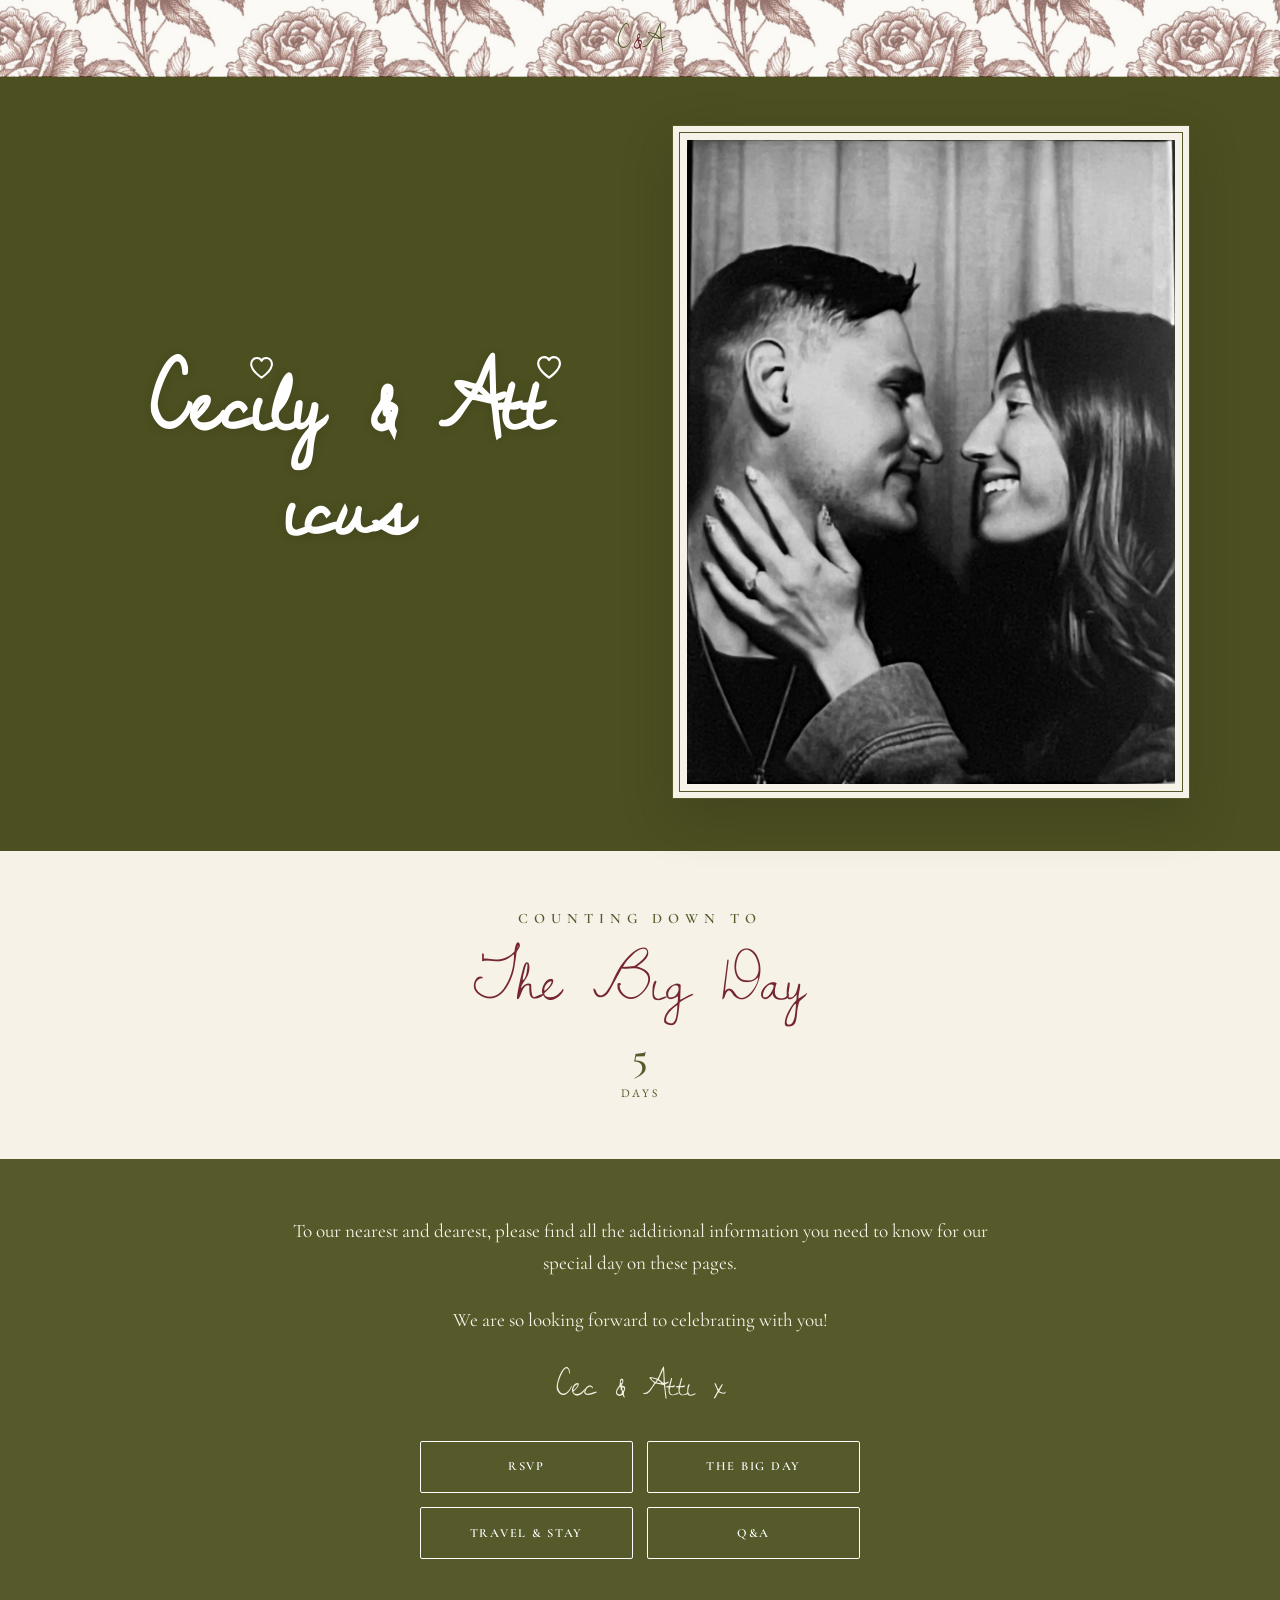
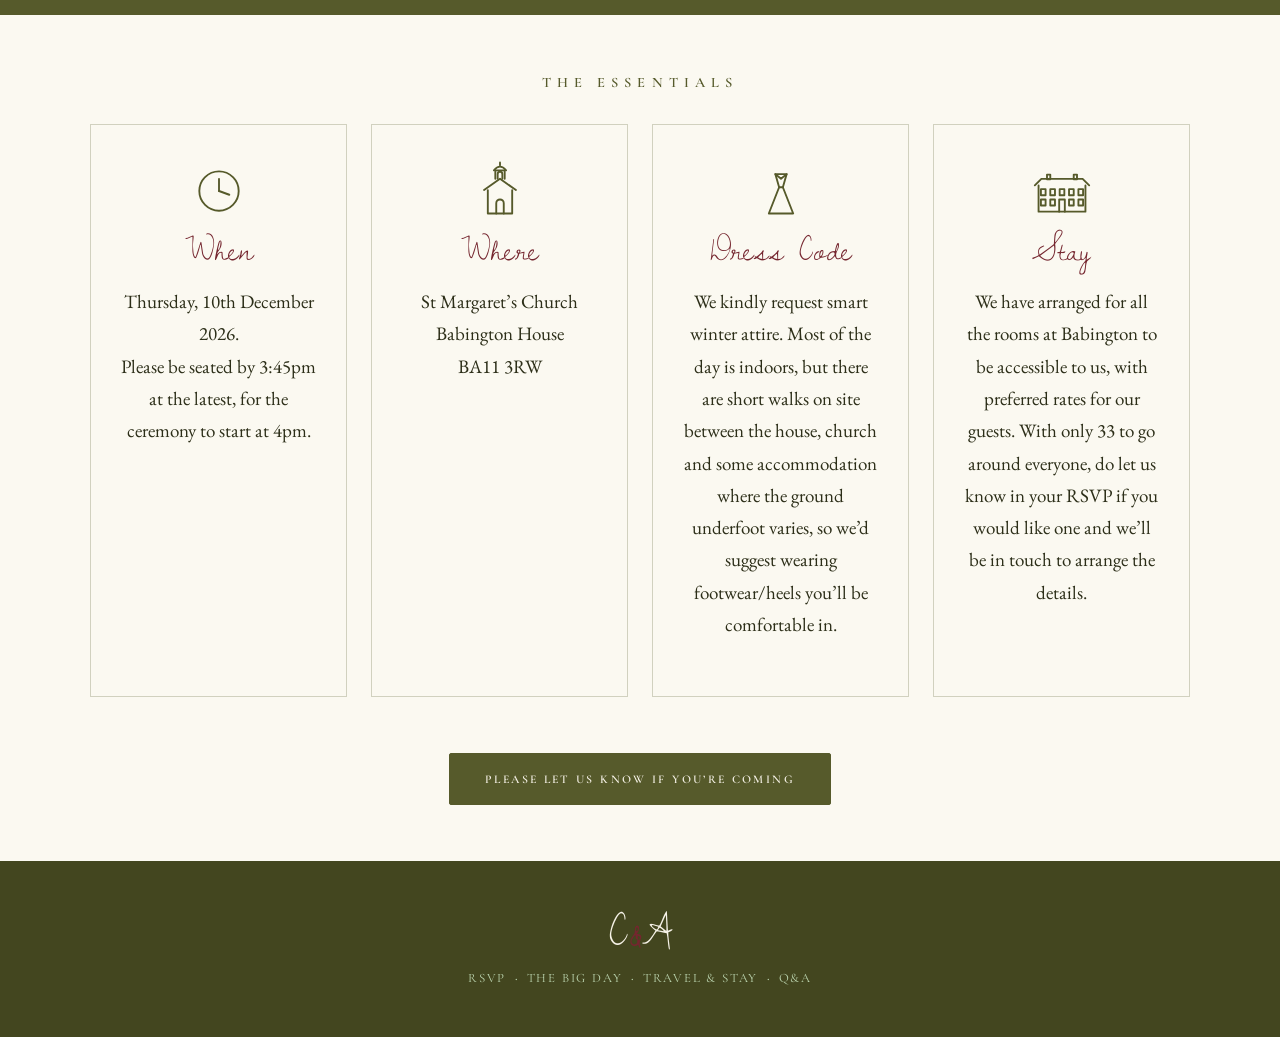
<file: index.html>
<!DOCTYPE html>
<html lang="en">
<head>
  <meta charset="UTF-8" />
  <meta name="viewport" content="width=device-width, initial-scale=1.0" />
  <title>Cecily &amp; Atticus · 10th December 2026</title>
  <meta name="description" content="Cecily & Atticus are getting married on 10th December 2026 at Babington House, Somerset. You are warmly invited." />
  <link rel="preconnect" href="https://fonts.googleapis.com" />
  <link rel="preconnect" href="https://fonts.gstatic.com" crossorigin />
  <link href="https://fonts.googleapis.com/css2?family=Cormorant+Garamond:ital,wght@0,400;0,500;0,600;1,400;1,500&family=EB+Garamond:ital@0;1&family=Dawning+of+a+New+Day&display=swap" rel="stylesheet" />
  <link rel="stylesheet" href="css/styles.css?v=26" />
  <script>document.documentElement.classList.add('js');</script>
</head>
<body>

  <header class="site-header">
    <div class="nav-inner nav-inner-home">
      <a class="brand" href="index.html">C<span>&amp;</span>A</a>
    </div>
  </header>

  <!-- HERO -->
  <section class="hero">
    <div class="hero-inner">
      <div class="hero-copy reveal">
        <h1 class="hero-names">Cec<span class="dot-i">i</span>ly &amp; Att<span class="dot-i">i</span>cus</h1>
      </div>
      <div class="portrait-frame reveal">
        <img src="images/couple.webp" alt="Cecily and Atticus" />
      </div>
    </div>
  </section>

  <!-- COUNTDOWN -->
  <section class="section bg-cream centered">
    <div class="inner reveal">
      <p class="eyebrow" style="text-align:center;padding-left:0">Counting down to</p>
      <h2 class="script" style="font-size:clamp(2.6rem,6vw,4rem);color:var(--burgundy)">The Big Day</h2>
      <div class="countdown" id="countdown">
        <div class="unit"><div class="num" data-unit="days">&nbsp;</div><div class="lbl">Days</div></div>
      </div>
    </div>
  </section>

  <!-- WELCOME -->
  <section class="section section-narrow bg-olive centered welcome">
    <div class="inner reveal">
      <p style="font-family:var(--font-serif);font-size:1.2rem;max-width:720px;margin:0 auto">To our nearest and dearest, please find all the
         additional information you need to know for our special day on these pages.</p>
      <p style="font-family:var(--font-serif);font-size:1.2rem;max-width:720px;margin:1.5rem auto 0">We are so looking forward to celebrating with you!</p>
      <p class="script" style="font-size:2.4rem;color:var(--cream);margin:1.7rem auto 0;text-align:center">Cec &amp; Atti x</p>
      <div class="hero-actions" style="margin-top:2.4rem">
        <a class="btn btn-outline" href="rsvp.html">RSVP</a>
        <a class="btn btn-outline" href="schedule.html">The Big Day</a>
        <a class="btn btn-outline" href="travel.html">Travel &amp; Stay</a>
        <a class="btn btn-outline" href="faq.html">Q&amp;A</a>
      </div>
    </div>
  </section>

  <!-- QUICK DETAILS -->
  <section class="section bg-ivory">
    <div class="inner">
      <!-- hand-drawn sketch filter for the icons -->
      <svg width="0" height="0" style="position:absolute" aria-hidden="true" focusable="false">
        <filter id="sketch" x="-15%" y="-15%" width="130%" height="130%">
          <feTurbulence type="fractalNoise" baseFrequency="0.03" numOctaves="2" seed="7" result="noise"/>
          <feDisplacementMap in="SourceGraphic" in2="noise" scale="1.7" xChannelSelector="R" yChannelSelector="G"/>
        </filter>
      </svg>

      <p class="eyebrow reveal" style="text-align:center;padding-left:0;margin:0 0 1.8rem">The Essentials</p>

      <div class="cards reveal">
        <div class="card">
          <div class="card-icon">
            <svg viewBox="0 0 64 64" role="img" aria-label="Clock">
              <circle cx="32" cy="32" r="21"/>
              <line x1="32" y1="32" x2="32" y2="19"/>
              <line x1="32" y1="32" x2="43" y2="36"/>
            </svg>
          </div>
          <h3>When</h3>
          <p>Thursday, 10th December 2026.<br />Please be seated by 3:45pm at the latest, for the ceremony to start at 4pm.</p>
        </div>
        <div class="card">
          <div class="card-icon">
            <svg viewBox="0 0 64 64" role="img" aria-label="St Margaret&rsquo;s Church">
              <path d="M15 31 L32 19 L49 31"/>
              <path d="M19 31 V56 H45 V31"/>
              <path d="M27 19 V10 H37 V19"/>
              <path d="M29.5 19 V14 a2.5 2.5 0 0 1 5 0 V19"/>
              <path d="M25.5 10 Q32 2 38.5 10"/>
              <line x1="32" y1="4.5" x2="32" y2="1.5"/>
              <path d="M28 56 V45 a4 4 0 0 1 8 0 V56"/>
            </svg>
          </div>
          <h3>Where</h3>
          <p>St Margaret&rsquo;s Church<br />Babington House<br />BA11 3RW</p>
        </div>
        <div class="card">
          <div class="card-icon">
            <svg viewBox="0 0 64 64" role="img" aria-label="Dress">
              <path d="M26 14 H38 L34 28 L45 56 H19 L30 28 Z"/>
              <path d="M26 14 L32 19 L38 14"/>
              <path d="M30 28 H34"/>
            </svg>
          </div>
          <h3>Dress Code</h3>
          <p>We kindly request smart winter attire. Most of the day is indoors, but there are short walks on site between the house, church and some accommodation where the ground underfoot varies, so we&rsquo;d suggest wearing footwear/heels you&rsquo;ll be comfortable in.</p>
        </div>
        <div class="card">
          <div class="card-icon">
            <svg viewBox="0 0 64 64" role="img" aria-label="Babington House">
              <path d="M3 26 L10 19 H54 L61 26"/>
              <path d="M7 26 V54 H57 V26"/>
              <rect x="16" y="14.5" width="3.5" height="5"/>
              <rect x="44.5" y="14.5" width="3.5" height="5"/>
              <rect x="9.5" y="30" width="5" height="6.5"/>
              <rect x="19.5" y="30" width="5" height="6.5"/>
              <rect x="29.5" y="30" width="5" height="6.5"/>
              <rect x="39.5" y="30" width="5" height="6.5"/>
              <rect x="49.5" y="30" width="5" height="6.5"/>
              <rect x="9.5" y="41" width="5" height="6.5"/>
              <rect x="19.5" y="41" width="5" height="6.5"/>
              <rect x="39.5" y="41" width="5" height="6.5"/>
              <rect x="49.5" y="41" width="5" height="6.5"/>
              <path d="M29 54 V41 H35 V54"/>
            </svg>
          </div>
          <h3>Stay</h3>
          <p>We have arranged for all the rooms at Babington to be accessible to us, with preferred rates for our guests. With only 33 to go around everyone, do let us know in your RSVP if you would like one and we&rsquo;ll be in touch to arrange the details.</p>
        </div>
      </div>
      <div class="centered reveal" style="margin-top:3.5rem">
        <a class="btn btn-primary" href="rsvp.html" style="font-size:.74rem">Please let us know if you&rsquo;re coming</a>
      </div>
    </div>
  </section>

  <footer class="site-footer">
    <a class="footer-mono" href="index.html">C<span>&amp;</span>A</a>
    <p class="footer-links">
      <a href="rsvp.html">RSVP</a> &middot;
      <a href="schedule.html">The Big Day</a> &middot;
      <a href="travel.html">Travel &amp; Stay</a> &middot;
      <a href="faq.html">Q&amp;A</a>
    </p>
  </footer>

  <script src="js/main.js?v=26"></script>
</body>
</html>
</file>
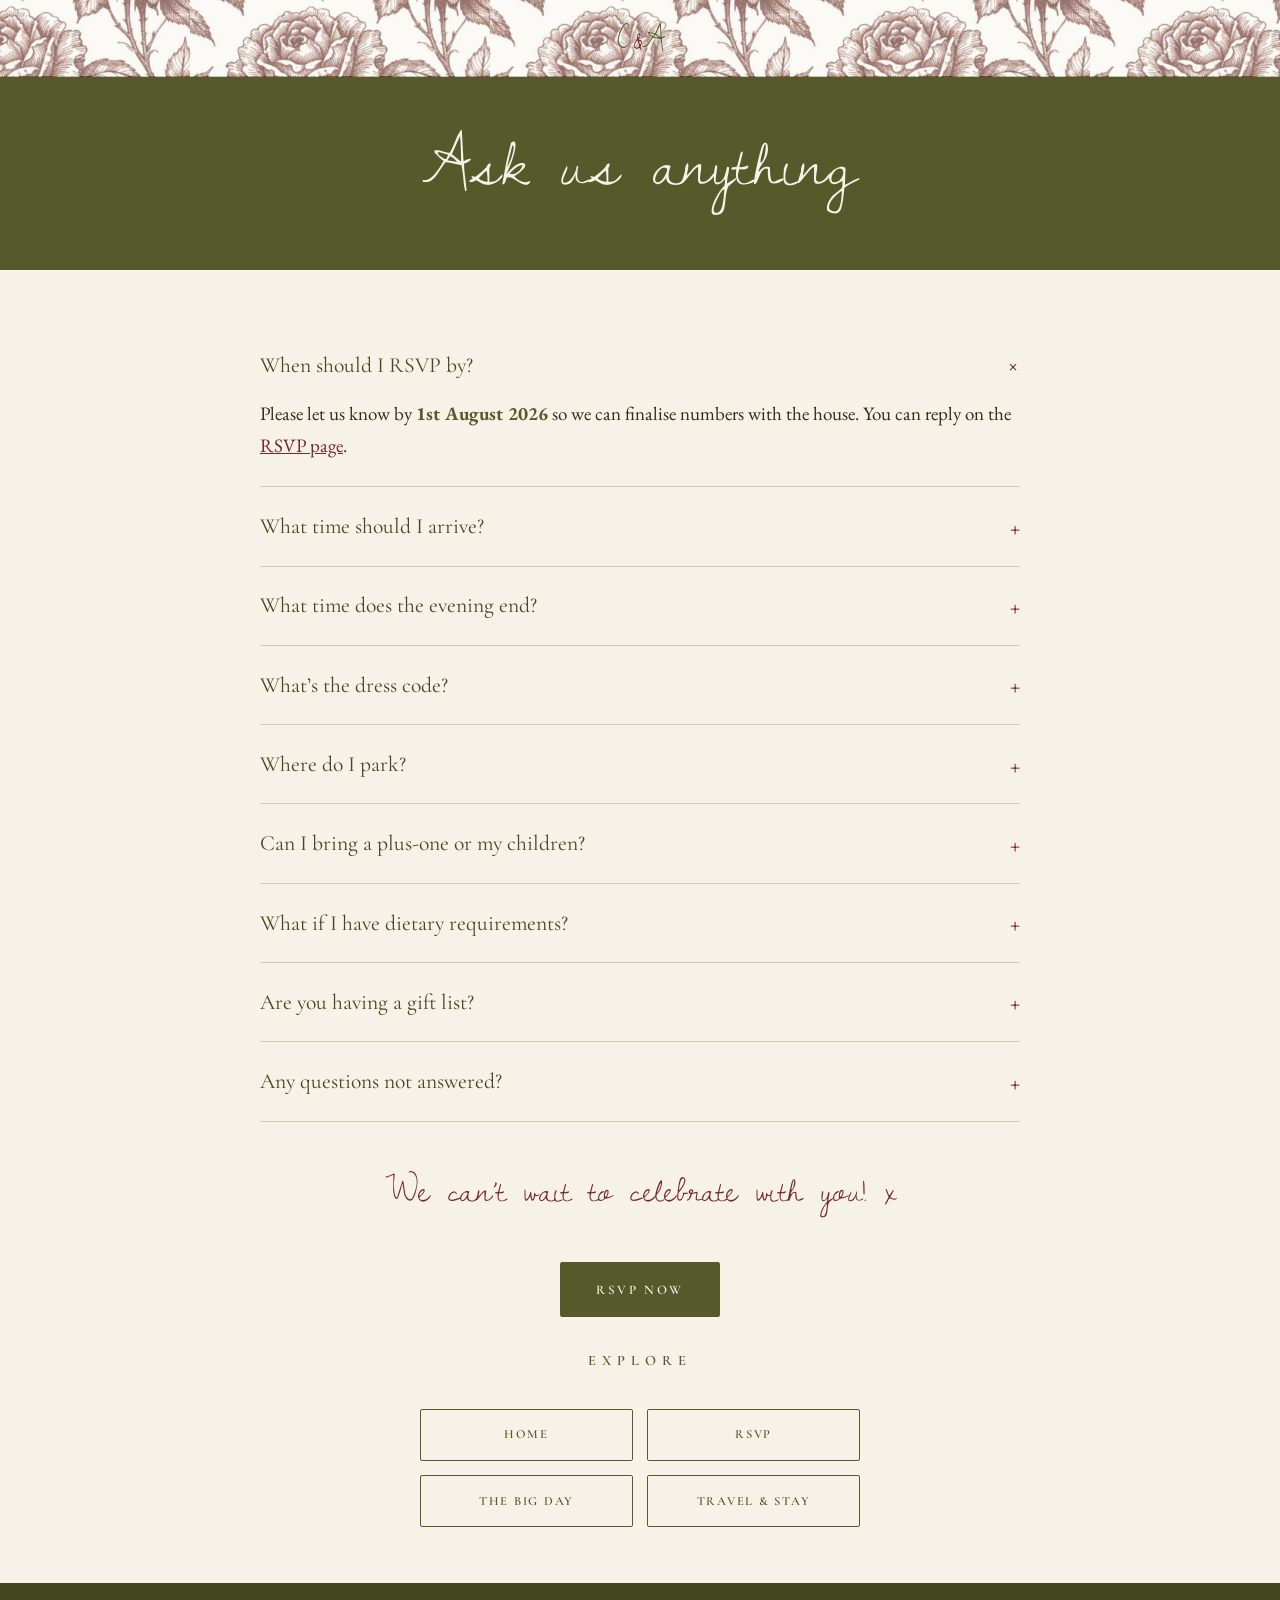
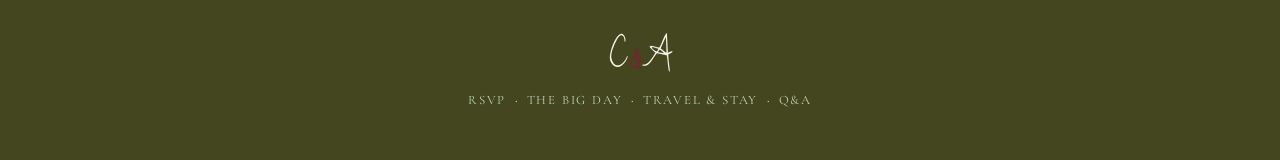
<file: faq.html>
<!DOCTYPE html>
<html lang="en">
<head>
  <meta charset="UTF-8" />
  <meta name="viewport" content="width=device-width, initial-scale=1.0" />
  <title>Q&amp;A · Cecily &amp; Atticus</title>
  <meta name="description" content="Frequently asked questions about Cecily & Atticus's wedding." />
  <link rel="preconnect" href="https://fonts.googleapis.com" />
  <link rel="preconnect" href="https://fonts.gstatic.com" crossorigin />
  <link href="https://fonts.googleapis.com/css2?family=Cormorant+Garamond:ital,wght@0,400;0,500;0,600;1,400;1,500&family=EB+Garamond:ital@0;1&family=Dawning+of+a+New+Day&display=swap" rel="stylesheet" />
  <link rel="stylesheet" href="css/styles.css?v=26" />
  <script>document.documentElement.classList.add('js');</script>
</head>
<body>

  <header class="site-header">
    <div class="nav-inner nav-inner-home">
      <a class="brand" href="index.html">C<span>&amp;</span>A</a>
    </div>
  </header>

  <section class="page-banner">
    <h1 class="script">Ask us anything</h1>
  </section>

  <section class="section bg-cream" style="padding-bottom:1.25rem">
    <div class="inner">
      <div class="faq reveal">

        <details open>
          <summary>When should I RSVP by?</summary>
          <p>Please let us know by <strong style="color:var(--olive)">1st August 2026</strong> so we can finalise numbers with the house. You can reply on the <a href="rsvp.html">RSVP page</a>.</p>
        </details>

        <details>
          <summary>What time should I arrive?</summary>
          <p>Check-in for guests staying over is from 3:00pm. Please be seated at St Margaret&rsquo;s Church (on site) no later than 3:45pm, as the ceremony begins at 4:00pm.</p>
        </details>

        <details>
          <summary>What time does the evening end?</summary>
          <p>There&rsquo;s no official curfew, so you&rsquo;re welcome to carry on the evening with us for as long as you like.</p>
        </details>

        <details>
          <summary>What&rsquo;s the dress code?</summary>
          <p>We kindly request smart winter attire. Most of the day is indoors, but there are short walks on site between the house, church and some accommodation where the ground underfoot varies, so we&rsquo;d suggest wearing footwear/heels you&rsquo;ll be comfortable in.</p>
        </details>

        <details>
          <summary>Where do I park?</summary>
          <p>There&rsquo;s free parking on site. For guests not staying, you&rsquo;re welcome to leave your car overnight and collect it the next day.</p>
        </details>

        <details>
          <summary>Can I bring a plus-one or my children?</summary>
          <p>Your invitation will let you know exactly who it&rsquo;s extended to, including any plus-ones. As much as we adore the little ones in our lives, we&rsquo;ve decided ours will be an adults-only celebration, aside from a few close family members. We hope it gives you the chance to fully relax and enjoy your time with us.</p>
        </details>

        <details>
          <summary>What if I have dietary requirements?</summary>
          <p>Please note any allergies or dietary needs on your RSVP and we&rsquo;ll make sure the kitchen takes care of you.</p>
        </details>

        <details>
          <summary>Are you having a gift list?</summary>
          <p>Your presence is our present. We won&rsquo;t be requesting any gifts from our guests.</p>
        </details>

        <details>
          <summary>Any questions not answered?</summary>
          <p>Drop us an email at <a href="mailto:cecandatti@gmail.com">cecandatti@gmail.com</a>, or send us a message:</p>
          <ul class="taxi-list">
            <li><strong style="color:var(--olive)">Cecily</strong> &ndash; <a href="https://wa.me/447505732447" target="_blank" rel="noopener">07505 732 447</a></li>
            <li><strong style="color:var(--olive)">Atti</strong> &ndash; <a href="https://wa.me/447943833145" target="_blank" rel="noopener">07943 833 145</a></li>
          </ul>
        </details>

      </div>

      <div class="centered reveal" style="margin-top:3rem">
        <div class="rule"></div>
        <p class="script" style="font-size:2.4rem;color:var(--burgundy)">We can&rsquo;t wait to celebrate with you! x</p>
        <a class="btn btn-primary" href="rsvp.html" style="margin-top:1rem">RSVP now</a>
      </div>
    </div>
  </section>

  <!-- EXPLORE -->
  <section class="section bg-cream centered" style="padding-top:0.75rem">
    <div class="inner">
      <p class="eyebrow" style="text-align:center;padding-left:0">Explore</p>
      <div class="hero-actions">
        <a class="btn btn-outline" href="index.html">Home</a>
        <a class="btn btn-outline" href="rsvp.html">RSVP</a>
        <a class="btn btn-outline" href="schedule.html">The Big Day</a>
        <a class="btn btn-outline" href="travel.html">Travel &amp; Stay</a>
      </div>
    </div>
  </section>

  <footer class="site-footer">
    <a class="footer-mono" href="index.html">C<span>&amp;</span>A</a>
    <p class="footer-links">
      <a href="rsvp.html">RSVP</a> &middot;
      <a href="schedule.html">The Big Day</a> &middot;
      <a href="travel.html">Travel &amp; Stay</a> &middot;
      <a href="faq.html">Q&amp;A</a>
    </p>
  </footer>

  <script src="js/main.js?v=26"></script>
</body>
</html>
</file>
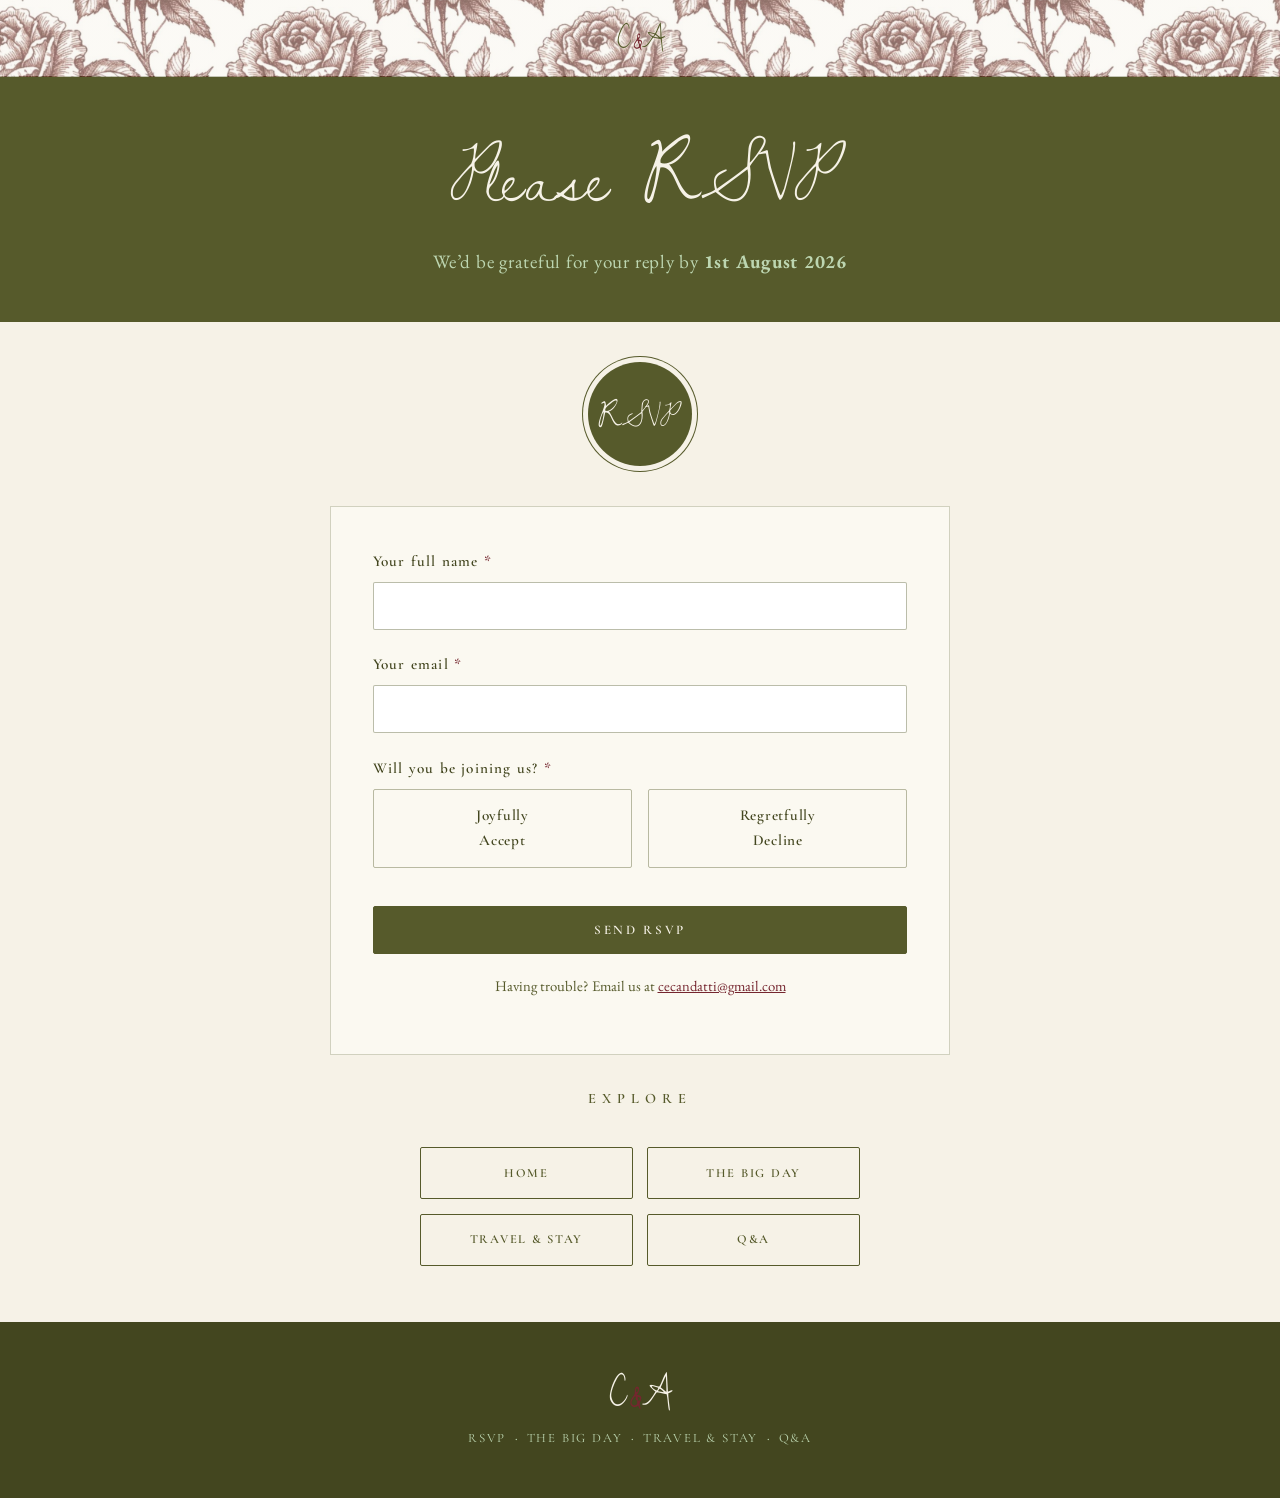
<file: rsvp.html>
<!DOCTYPE html>
<html lang="en">
<head>
  <meta charset="UTF-8" />
  <meta name="viewport" content="width=device-width, initial-scale=1.0" />
  <title>RSVP · Cecily &amp; Atticus</title>
  <meta name="description" content="Please RSVP to Cecily & Atticus's wedding on 10th December 2026." />
  <link rel="preconnect" href="https://fonts.googleapis.com" />
  <link rel="preconnect" href="https://fonts.gstatic.com" crossorigin />
  <link href="https://fonts.googleapis.com/css2?family=Cormorant+Garamond:ital,wght@0,400;0,500;0,600;1,400;1,500&family=EB+Garamond:ital@0;1&family=Dawning+of+a+New+Day&display=swap" rel="stylesheet" />
  <link rel="stylesheet" href="css/styles.css?v=26" />
  <script>document.documentElement.classList.add('js');</script>
</head>
<body>

  <header class="site-header">
    <div class="nav-inner nav-inner-home">
      <a class="brand" href="index.html">C<span>&amp;</span>A</a>
    </div>
  </header>

  <section class="page-banner">
    <h1 class="script">Please <span style="font-size:1.28em">R</span>SVP</h1>
    <p>We&rsquo;d be grateful for your reply by <strong>1st August 2026</strong></p>
  </section>

  <section class="section bg-cream" style="padding-top:2.5rem;padding-bottom:1.25rem">
    <div class="inner">

      <div class="rsvp-badge reveal">
        <span class="script"><span style="font-size:1.28em">R</span>SVP</span>
      </div>

      <!-- =====================================================
           NETLIFY FORMS
           This form is handled by Netlify automatically once the
           site is deployed there - no API keys or third-party
           account needed. Submissions are emailed to you and also
           stored under Forms in the Netlify dashboard.
           After your first deploy, go to:
             Netlify → Site → Forms → rsvp → Settings & notifications
           and add an email notification to cecandatti@gmail.com.
           (Locally the form runs in demo mode and just shows the
           thank-you message.)
           ===================================================== -->
      <form id="rsvp-form" class="form reveal"
            name="rsvp"
            method="POST"
            action="/"
            data-netlify="true"
            netlify-honeypot="bot-field">

        <!-- Tells Netlify which form this submission belongs to -->
        <input type="hidden" name="form-name" value="rsvp" />
        <!-- Netlify uses a field literally named "subject" as the email
             subject line. JS fills this at submit time with the responder's
             first name(s), e.g. "New RSVP from Jane & John". No dashboard
             template needed - this overrides the UI subject. -->
        <input type="hidden" name="subject" id="rsvp-subject" value="New RSVP" />
        <!-- Honeypot: hidden from people, catches spam bots -->
        <p hidden><label>Don&rsquo;t fill this out if you&rsquo;re human: <input name="bot-field" /></label></p>

        <div class="field">
          <label for="g1name">Your full name <span class="req">*</span></label>
          <input type="text" id="g1name" name="guest_1_name" required />
        </div>

        <div class="field">
          <label for="g1email">Your email <span class="req">*</span></label>
          <input type="email" id="g1email" name="guest_1_email" required />
        </div>

        <div class="field">
          <label>Will you be joining us? <span class="req">*</span></label>
          <div class="radio-row">
            <label class="radio-pill">
              <input type="radio" name="guest_1_attending" value="Joyfully Accept" required />
              <span><span class="pill-label">Joyfully<br />Accept</span></span>
            </label>
            <label class="radio-pill">
              <input type="radio" name="guest_1_attending" value="Regretfully Decline" />
              <span><span class="pill-label">Regretfully<br />Decline</span></span>
            </label>
          </div>
        </div>

        <!-- Guest 1's dietary needs - shown once they accept -->
        <div class="field" id="g1-diet" hidden>
          <label for="dietary1">Your dietary requirements or allergies</label>
          <input type="text" id="dietary1" name="dietary_1" placeholder="e.g. vegetarian, vegan, nut allergy, etc." />
        </div>

        <!-- Everything below is revealed only once the question above is answered -->
        <div id="rsvp-more" hidden>

          <div class="field">
            <label>Are you also responding for a second guest?</label>
            <div class="radio-row">
              <label class="radio-pill">
                <input type="radio" name="has_guest_2" value="Yes" />
                <span>Yes</span>
              </label>
              <label class="radio-pill">
                <input type="radio" name="has_guest_2" value="No" />
                <span>No, just me</span>
              </label>
            </div>
          </div>

          <div id="guest2-fields" hidden>
            <div class="field">
              <label for="g2name">Second guest&rsquo;s full name</label>
              <input type="text" id="g2name" name="guest_2_name" />
            </div>
            <div class="field">
              <label for="g2email">Second guest&rsquo;s email</label>
              <input type="email" id="g2email" name="guest_2_email" />
            </div>
            <div class="field">
              <label>Will they be joining us?</label>
              <div class="radio-row">
                <label class="radio-pill">
                  <input type="radio" name="guest_2_attending" value="Joyfully Accept" />
                  <span><span class="pill-label">Joyfully<br />Accept</span></span>
                </label>
                <label class="radio-pill">
                  <input type="radio" name="guest_2_attending" value="Regretfully Decline" />
                  <span><span class="pill-label">Regretfully<br />Decline</span></span>
                </label>
              </div>
            </div>

            <!-- Guest 2's dietary needs - shown once they accept -->
            <div class="field" id="g2-diet" hidden>
              <label for="dietary2">Their dietary requirements or allergies</label>
              <input type="text" id="dietary2" name="dietary_2" placeholder="e.g. vegetarian, vegan, nut allergy, etc." />
            </div>
          </div>

          <div id="attending-extra" hidden>
            <div class="field">
              <label>
                Would you like on-site accommodation? <span class="req">*</span>
                <span class="field-hint">Rooms are limited, so do let us know and we&rsquo;ll be in touch to arrange the details.</span>
              </label>
              <div class="radio-row">
                <label class="radio-pill">
                  <input type="radio" name="accommodation" value="Yes" />
                  <span>Yes</span>
                </label>
                <label class="radio-pill">
                  <input type="radio" name="accommodation" value="No" />
                  <span>No</span>
                </label>
              </div>
            </div>
          </div>

          <div class="field">
            <label for="message">A message for the couple</label>
            <textarea id="message" name="message" placeholder="Anything you&rsquo;d like to tell us…"></textarea>
          </div>

        </div>

        <button type="submit" class="btn btn-primary">Send RSVP</button>
        <p class="form-note">Having trouble? Email us at <a href="mailto:cecandatti@gmail.com">cecandatti@gmail.com</a></p>
      </form>

      <!-- Success state -->
      <div id="rsvp-success" class="form-success reveal">
        <p class="script">Thank you!</p>
        <div class="rule"></div>
        <p id="success-message">Your RSVP has been received.</p>
        <p id="success-cta" style="margin-top:1.5rem"><a class="btn btn-outline" href="travel.html">Travel &amp; Stay</a></p>
      </div>

    </div>
  </section>

  <!-- EXPLORE -->
  <section class="section bg-cream centered" style="padding-top:0.75rem">
    <div class="inner">
      <p class="eyebrow" style="text-align:center;padding-left:0">Explore</p>
      <div class="hero-actions">
        <a class="btn btn-outline" href="index.html">Home</a>
        <a class="btn btn-outline" href="schedule.html">The Big Day</a>
        <a class="btn btn-outline" href="travel.html">Travel &amp; Stay</a>
        <a class="btn btn-outline" href="faq.html">Q&amp;A</a>
      </div>
    </div>
  </section>

  <footer class="site-footer">
    <a class="footer-mono" href="index.html">C<span>&amp;</span>A</a>
    <p class="footer-links">
      <a href="rsvp.html">RSVP</a> &middot;
      <a href="schedule.html">The Big Day</a> &middot;
      <a href="travel.html">Travel &amp; Stay</a> &middot;
      <a href="faq.html">Q&amp;A</a>
    </p>
  </footer>

  <script src="js/main.js?v=26"></script>
</body>
</html>
</file>
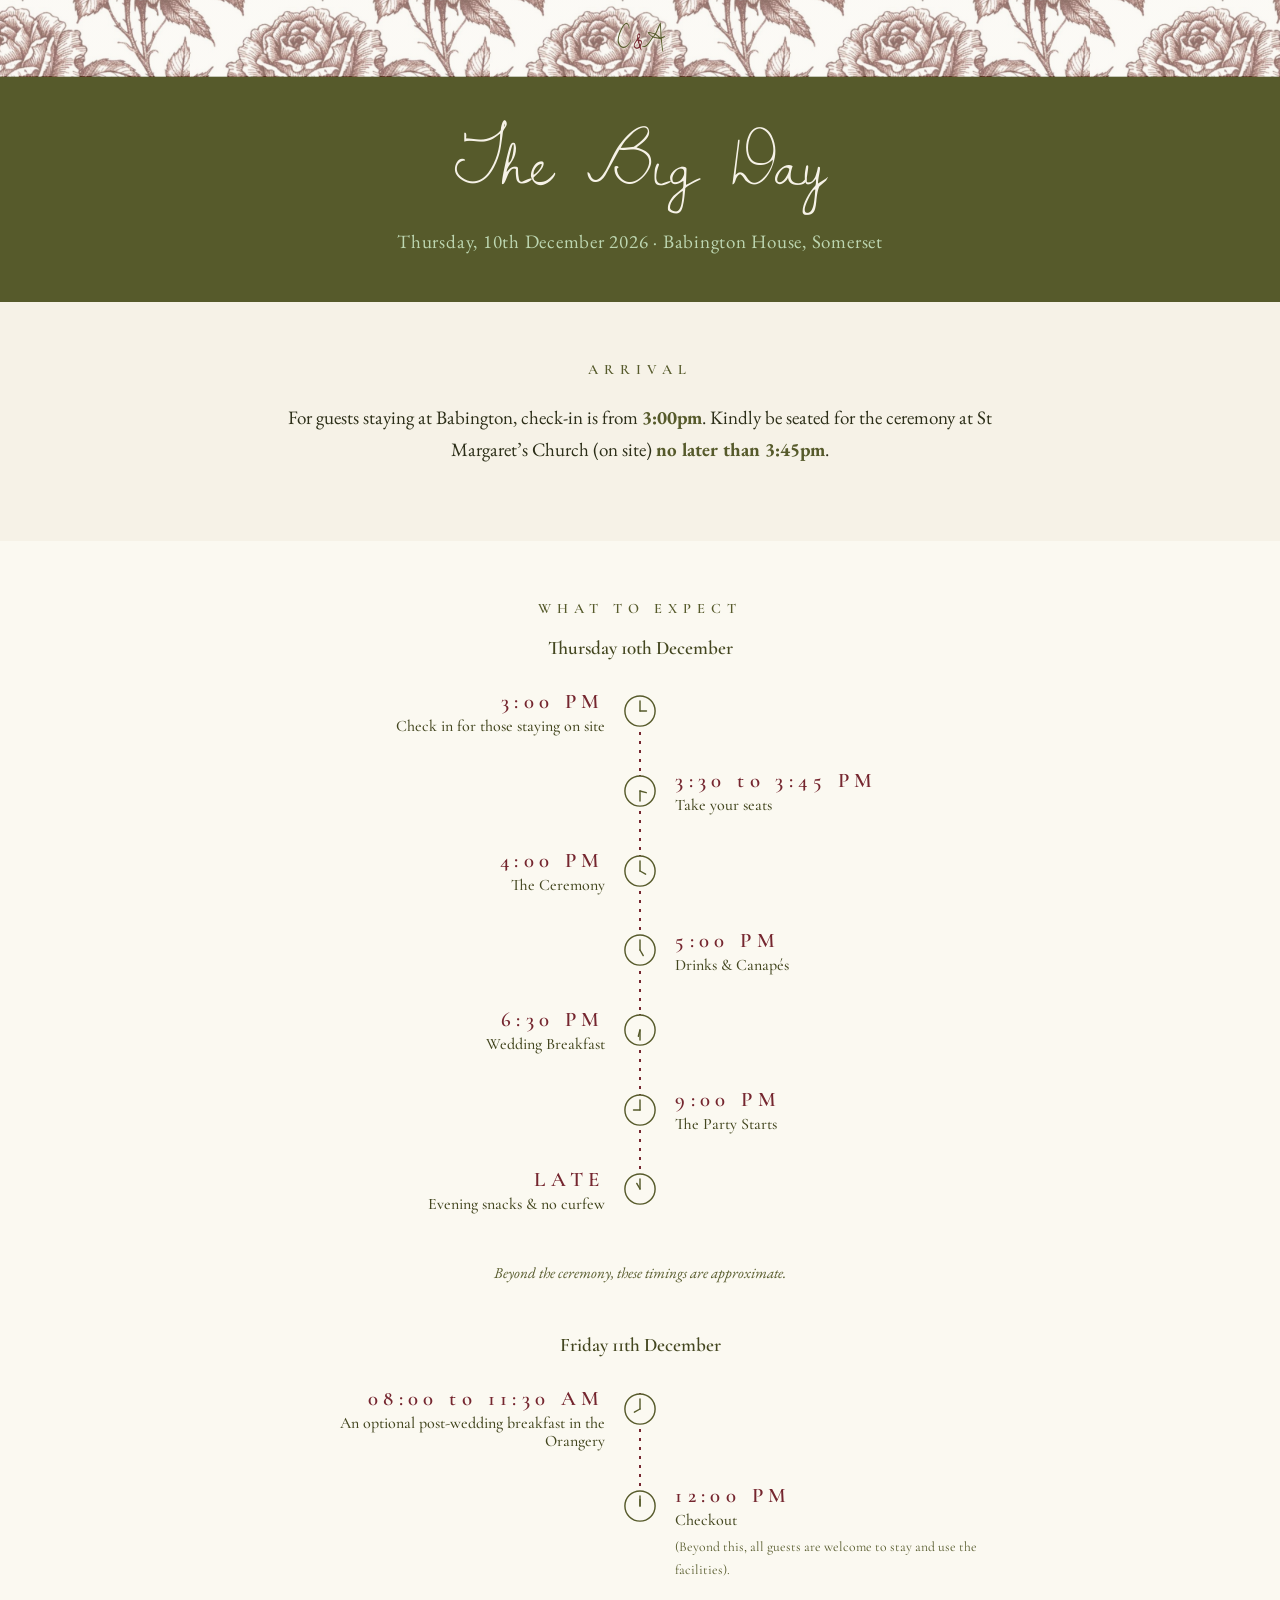
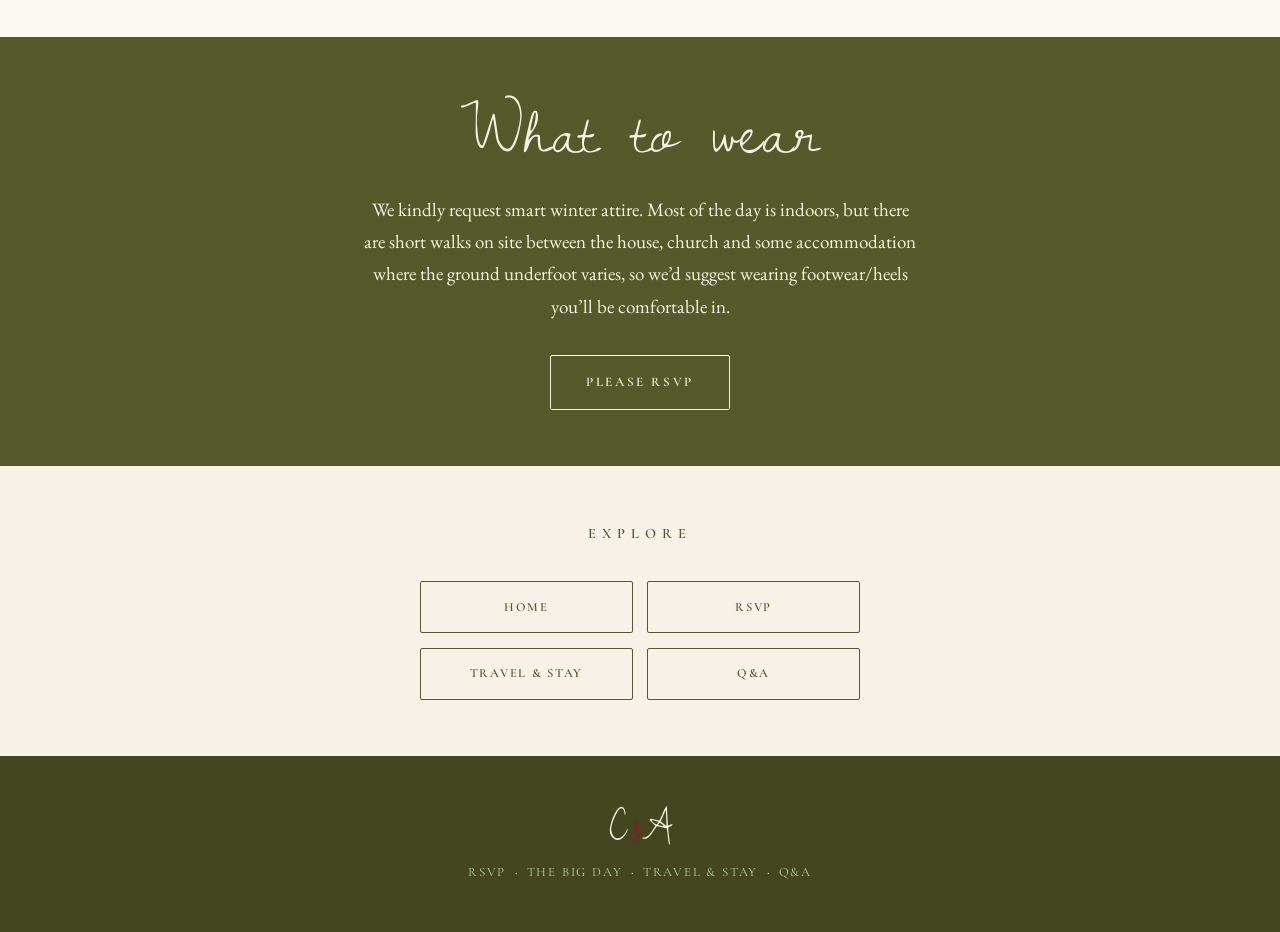
<file: schedule.html>
<!DOCTYPE html>
<html lang="en">
<head>
  <meta charset="UTF-8" />
  <meta name="viewport" content="width=device-width, initial-scale=1.0" />
  <title>The Day · Cecily &amp; Atticus</title>
  <meta name="description" content="The schedule for Cecily & Atticus's wedding at Babington House, 10th December 2026." />
  <link rel="preconnect" href="https://fonts.googleapis.com" />
  <link rel="preconnect" href="https://fonts.gstatic.com" crossorigin />
  <link href="https://fonts.googleapis.com/css2?family=Cormorant+Garamond:ital,wght@0,400;0,500;0,600;1,400;1,500&family=EB+Garamond:ital@0;1&family=Dawning+of+a+New+Day&display=swap" rel="stylesheet" />
  <link rel="stylesheet" href="css/styles.css?v=26" />
  <script>document.documentElement.classList.add('js');</script>
</head>
<body>

  <header class="site-header">
    <div class="nav-inner nav-inner-home">
      <a class="brand" href="index.html">C<span>&amp;</span>A</a>
    </div>
  </header>

  <section class="page-banner">
    <h1 class="script">The Big Day</h1>
    <p><span class="bn-date">Thursday, 10th December 2026</span><span class="bn-sep"> &middot; </span><span class="bn-venue">Babington House, Somerset</span></p>
  </section>

  <!-- ARRIVAL NOTE -->
  <section class="section section-narrow bg-cream centered">
    <div class="inner reveal">
      <p class="eyebrow" style="text-align:center;padding-left:0">Arrival</p>
      <p>For guests staying at Babington, check-in is from <strong style="color:var(--olive)">3:00pm</strong>.
         Kindly be seated for the ceremony at St Margaret&rsquo;s Church (on site)
         <strong style="color:var(--olive)">no later than 3:45pm</strong>.</p>
    </div>
  </section>

  <!-- TIMELINE -->
  <section class="section bg-ivory">
    <div class="inner">
      <!-- hand-drawn sketch filter for the clock icons -->
      <svg width="0" height="0" style="position:absolute" aria-hidden="true" focusable="false">
        <filter id="sketch" x="-15%" y="-15%" width="130%" height="130%">
          <feTurbulence type="fractalNoise" baseFrequency="0.03" numOctaves="2" seed="7" result="noise"/>
          <feDisplacementMap in="SourceGraphic" in2="noise" scale="1.7" xChannelSelector="R" yChannelSelector="G"/>
        </filter>
      </svg>
      <div class="centered reveal">
        <p class="eyebrow" style="text-align:center;padding-left:0">What to expect</p>
      </div>
      <h3 class="tl-day reveal">Thursday 10th December</h3>
      <div class="timeline reveal">
        <div class="tl-item">
          <span class="tl-clock" aria-hidden="true"><svg viewBox="0 0 64 64"><circle class="face" cx="32" cy="32" r="21"/><line class="hand" x1="32" y1="32" x2="41" y2="32"/><line class="hand" x1="32" y1="32" x2="32" y2="18"/></svg></span>
          <div class="tl-time">3:00 pm</div>
          <h3 class="tl-title">Check in for those staying on site</h3>
        </div>
        <div class="tl-item">
          <span class="tl-clock" aria-hidden="true"><svg viewBox="0 0 64 64"><circle class="face" cx="32" cy="32" r="21"/><line class="hand" x1="32" y1="32" x2="40.7" y2="34.3"/><line class="hand" x1="32" y1="32" x2="32" y2="46"/></svg></span>
          <div class="tl-time">3:30 <span style="text-transform:lowercase">to</span> 3:45 pm</div>
          <h3 class="tl-title">Take your seats</h3>
        </div>
        <div class="tl-item">
          <span class="tl-clock" aria-hidden="true"><svg viewBox="0 0 64 64"><circle class="face" cx="32" cy="32" r="21"/><line class="hand" x1="32" y1="32" x2="39.8" y2="36.5"/><line class="hand" x1="32" y1="32" x2="32" y2="18"/></svg></span>
          <div class="tl-time">4:00 pm</div>
          <h3 class="tl-title">The Ceremony</h3>
        </div>
        <div class="tl-item">
          <span class="tl-clock" aria-hidden="true"><svg viewBox="0 0 64 64"><circle class="face" cx="32" cy="32" r="21"/><line class="hand" x1="32" y1="32" x2="36.5" y2="39.8"/><line class="hand" x1="32" y1="32" x2="32" y2="18"/></svg></span>
          <div class="tl-time">5:00 pm</div>
          <h3 class="tl-title">Drinks &amp; Canap&eacute;s</h3>
        </div>
        <div class="tl-item">
          <span class="tl-clock" aria-hidden="true"><svg viewBox="0 0 64 64"><circle class="face" cx="32" cy="32" r="21"/><line class="hand" x1="32" y1="32" x2="29.7" y2="40.7"/><line class="hand" x1="32" y1="32" x2="32" y2="46"/></svg></span>
          <div class="tl-time">6:30 pm</div>
          <h3 class="tl-title">Wedding Breakfast</h3>
        </div>
        <div class="tl-item">
          <span class="tl-clock" aria-hidden="true"><svg viewBox="0 0 64 64"><circle class="face" cx="32" cy="32" r="21"/><line class="hand" x1="32" y1="32" x2="23" y2="32"/><line class="hand" x1="32" y1="32" x2="32" y2="18"/></svg></span>
          <div class="tl-time">9:00 pm</div>
          <h3 class="tl-title">The Party Starts</h3>
        </div>
        <div class="tl-item">
          <span class="tl-clock" aria-hidden="true"><svg viewBox="0 0 64 64"><circle class="face" cx="32" cy="32" r="21"/><line class="hand" x1="32" y1="32" x2="27.5" y2="24.2"/><line class="hand" x1="32" y1="32" x2="32" y2="18"/></svg></span>
          <div class="tl-time">Late</div>
          <h3 class="tl-title">Evening snacks &amp; no curfew</h3>
        </div>
      </div>

      <div class="tl-note centered reveal">
        <p style="font-size:.95rem;color:var(--olive)"><em>Beyond the ceremony, these timings are approximate.</em></p>
      </div>

      <h3 class="tl-day tl-day-next reveal">Friday 11th December</h3>
      <div class="timeline reveal">
        <div class="tl-item">
          <span class="tl-clock" aria-hidden="true"><svg viewBox="0 0 64 64"><circle class="face" cx="32" cy="32" r="21"/><line class="hand" x1="32" y1="32" x2="24.2" y2="36.5"/><line class="hand" x1="32" y1="32" x2="32" y2="18"/></svg></span>
          <div class="tl-time">08:00 <span style="text-transform:lowercase">to</span> 11:30 am</div>
          <h3 class="tl-title">An optional post-wedding breakfast in the Orangery</h3>
        </div>
        <div class="tl-item">
          <span class="tl-clock" aria-hidden="true"><svg viewBox="0 0 64 64"><circle class="face" cx="32" cy="32" r="21"/><line class="hand" x1="32" y1="32" x2="32" y2="23"/><line class="hand" x1="32" y1="32" x2="32" y2="18"/></svg></span>
          <div class="tl-time">12:00 pm</div>
          <h3 class="tl-title">Checkout</h3>
          <p style="font-family:var(--font-serif)">(Beyond this, all guests are welcome to stay and use the facilities).</p>
        </div>
      </div>
    </div>
  </section>

  <!-- DRESS CODE -->
  <section class="section section-narrow bg-olive centered">
    <div class="inner reveal">
      <h2 class="script" style="font-size:clamp(3rem,7vw,4.5rem)">What to wear</h2>
      <p style="max-width:560px;margin:1.2rem auto 0">We kindly request smart winter attire. Most of the day is indoors, but there are short walks on site between the house, church and some accommodation where the ground underfoot varies, so we&rsquo;d suggest wearing footwear/heels you&rsquo;ll be comfortable in.</p>
      <div style="margin-top:2rem"><a class="btn btn-outline" style="color:var(--cream);border-color:var(--cream)" href="rsvp.html">Please RSVP</a></div>
    </div>
  </section>

  <!-- EXPLORE -->
  <section class="section bg-cream centered">
    <div class="inner">
      <p class="eyebrow" style="text-align:center;padding-left:0">Explore</p>
      <div class="hero-actions">
        <a class="btn btn-outline" href="index.html">Home</a>
        <a class="btn btn-outline" href="rsvp.html">RSVP</a>
        <a class="btn btn-outline" href="travel.html">Travel &amp; Stay</a>
        <a class="btn btn-outline" href="faq.html">Q&amp;A</a>
      </div>
    </div>
  </section>

  <footer class="site-footer">
    <a class="footer-mono" href="index.html">C<span>&amp;</span>A</a>
    <p class="footer-links">
      <a href="rsvp.html">RSVP</a> &middot;
      <a href="schedule.html">The Big Day</a> &middot;
      <a href="travel.html">Travel &amp; Stay</a> &middot;
      <a href="faq.html">Q&amp;A</a>
    </p>
  </footer>

  <script src="js/main.js?v=26"></script>
</body>
</html>
</file>
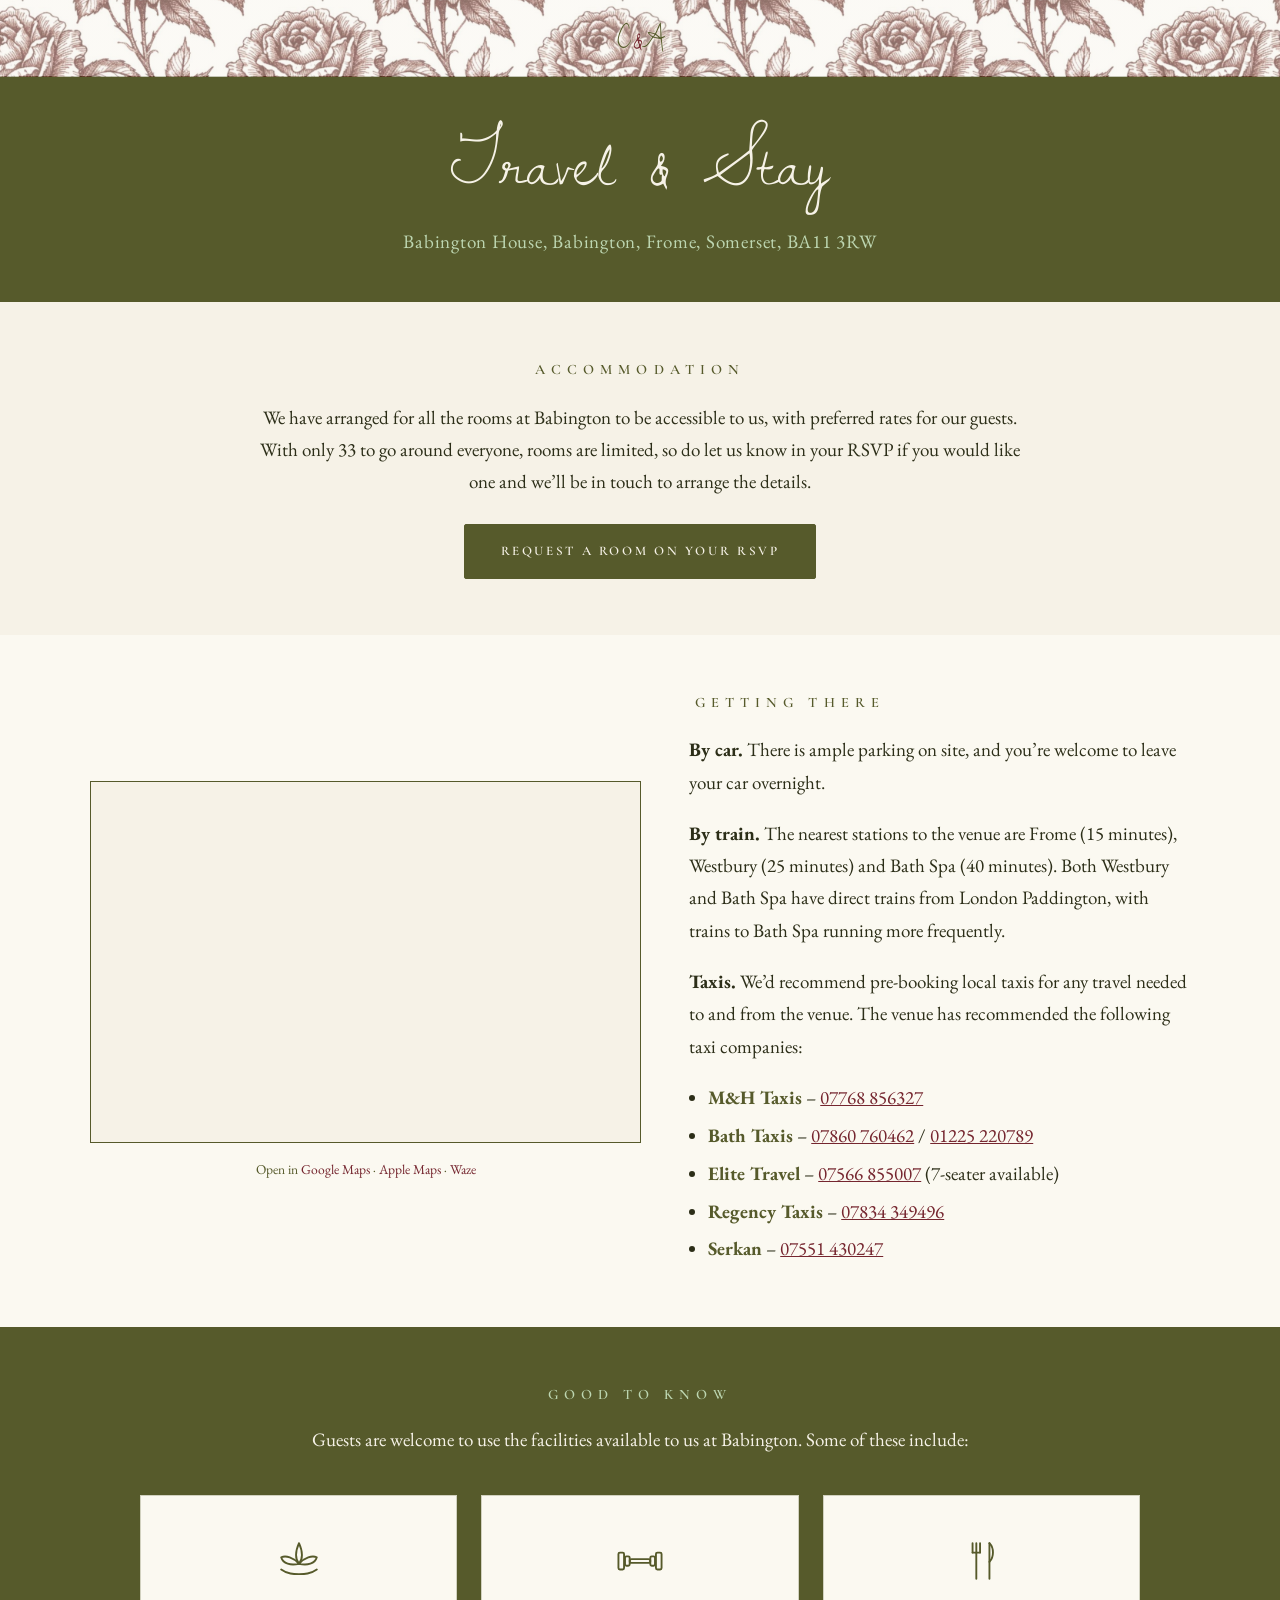
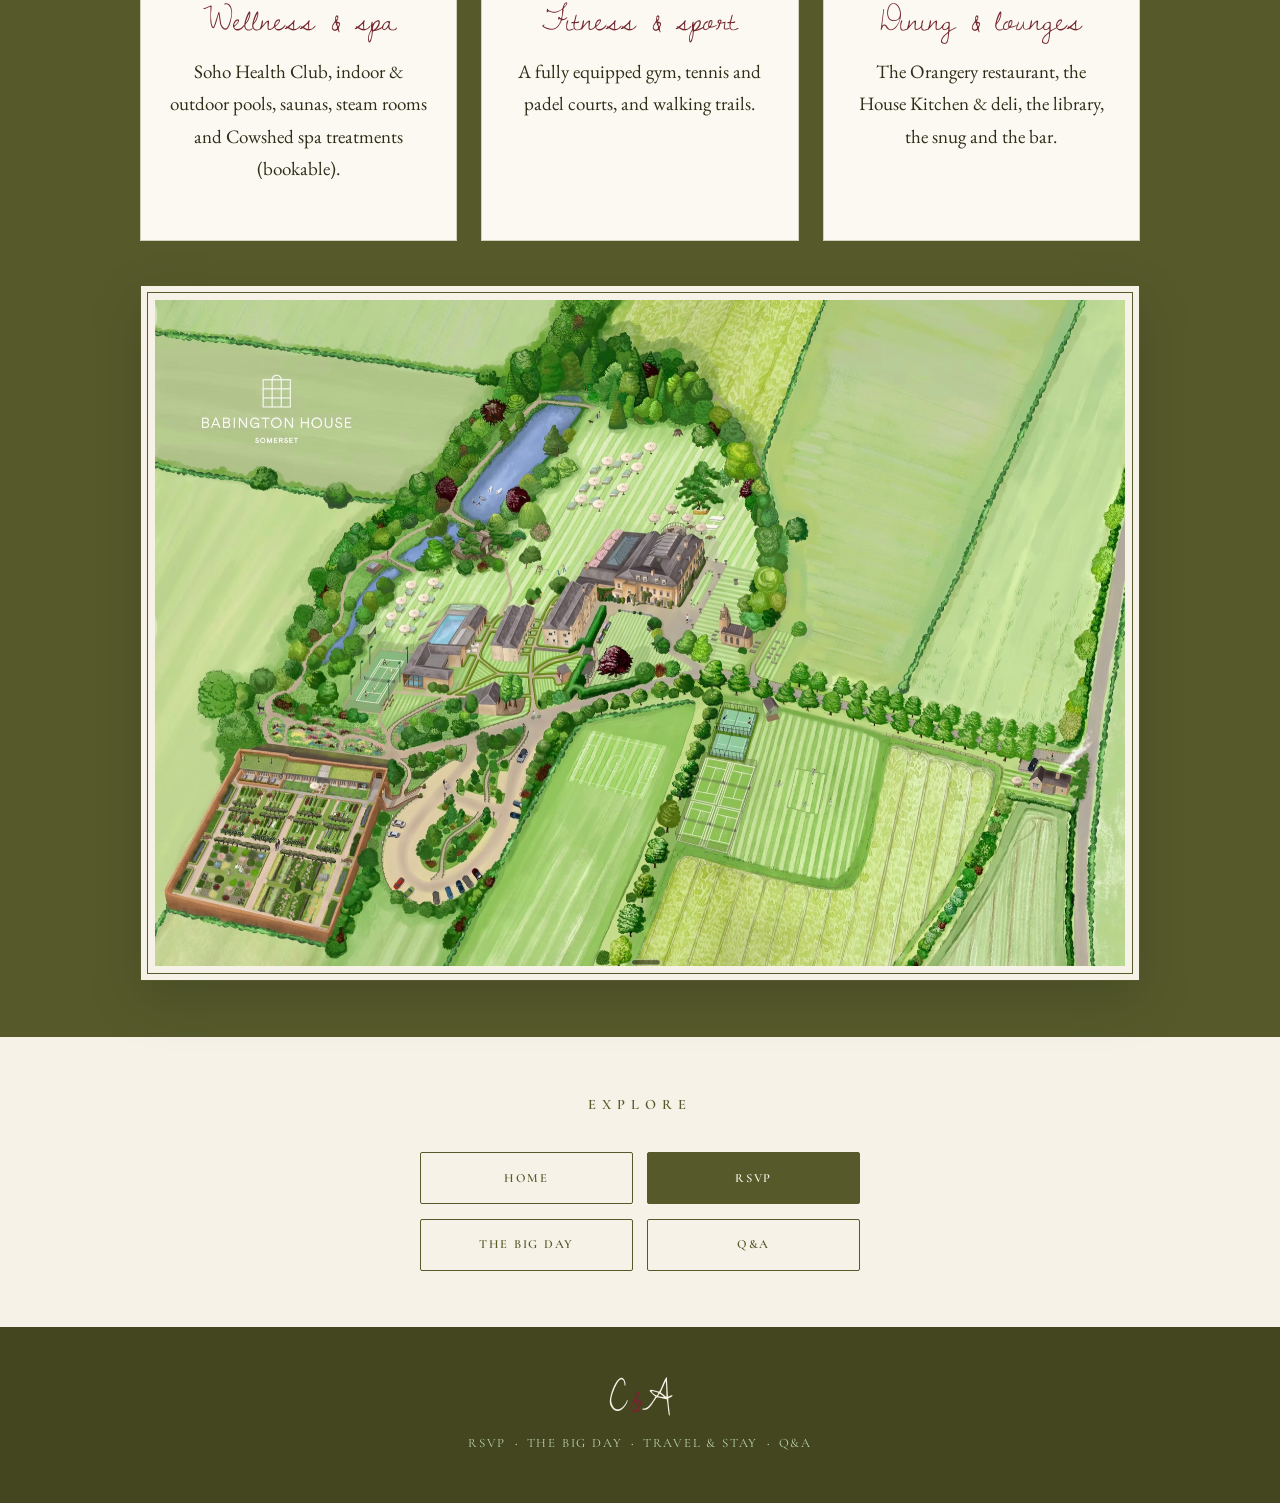
<file: travel.html>
<!DOCTYPE html>
<html lang="en">
<head>
  <meta charset="UTF-8" />
  <meta name="viewport" content="width=device-width, initial-scale=1.0" />
  <title>Travel &amp; Stay · Cecily &amp; Atticus</title>
  <meta name="description" content="Travel and accommodation for Cecily & Atticus's wedding at Babington House, Somerset." />
  <link rel="preconnect" href="https://fonts.googleapis.com" />
  <link rel="preconnect" href="https://fonts.gstatic.com" crossorigin />
  <link href="https://fonts.googleapis.com/css2?family=Cormorant+Garamond:ital,wght@0,400;0,500;0,600;1,400;1,500&family=EB+Garamond:ital@0;1&family=Dawning+of+a+New+Day&display=swap" rel="stylesheet" />
  <link rel="stylesheet" href="css/styles.css?v=26" />
  <script>document.documentElement.classList.add('js');</script>
</head>
<body>

  <header class="site-header">
    <div class="nav-inner nav-inner-home">
      <a class="brand" href="index.html">C<span>&amp;</span>A</a>
    </div>
  </header>

  <section class="page-banner">
    <h1 class="script">Travel &amp; Stay</h1>
    <p>Babington House, Babington, Frome, Somerset, BA11 3RW</p>
  </section>

  <!-- ACCOMMODATION -->
  <section class="section section-narrow bg-cream centered">
    <div class="inner reveal">
      <p class="eyebrow" style="text-align:center;padding-left:0">Accommodation</p>
      <p>We have arranged for all the rooms at Babington to be accessible to us, with preferred rates for our guests. With only 33 to go around everyone, rooms are limited, so do let us know in your RSVP if you would like one and we&rsquo;ll be in touch to arrange the details.</p>
      <div style="margin-top:1.6rem"><a class="btn btn-primary" href="rsvp.html">Request a room on your RSVP</a></div>
    </div>
  </section>

  <!-- MAP + GETTING THERE -->
  <section class="section bg-ivory">
    <div class="inner split">
      <div class="reveal">
        <a class="map-frame" href="https://www.google.com/maps/search/?api=1&amp;query=Babington%20House%20BA11%203RW" target="_blank" rel="noopener" title="Open the map for Babington House">
          <iframe
            title="Map to Babington House"
            loading="lazy"
            referrerpolicy="no-referrer-when-downgrade"
            tabindex="-1"
            src="https://www.google.com/maps?q=Babington%20House%20BA11%203RW&output=embed">
          </iframe>
        </a>
        <p class="map-open">Open in
          <a href="https://www.google.com/maps/search/?api=1&amp;query=Babington%20House%20BA11%203RW" target="_blank" rel="noopener">Google Maps</a> &middot;
          <a href="https://maps.apple.com/?q=Babington%20House%20BA11%203RW" target="_blank" rel="noopener">Apple Maps</a> &middot;
          <a href="https://www.waze.com/ul?q=Babington%20House%20BA11%203RW&amp;navigate=yes" target="_blank" rel="noopener">Waze</a>
        </p>
      </div>
      <div class="reveal">
        <p class="eyebrow">Getting there</p>
        <p><strong>By car.</strong> There is ample parking on site, and you&rsquo;re welcome to leave your car overnight.</p>
        <p><strong>By train.</strong> The nearest stations to the venue are Frome (15 minutes), Westbury (25 minutes) and Bath Spa (40 minutes). Both Westbury and Bath Spa have direct trains from London Paddington, with trains to Bath Spa running more frequently.</p>
        <p><strong>Taxis.</strong> We&rsquo;d recommend pre-booking local taxis for any travel needed to and from the venue. The venue has recommended the following taxi companies:</p>
        <ul class="taxi-list">
          <li><strong style="color:var(--olive)">M&amp;H Taxis</strong> &ndash; <a href="tel:07768856327">07768 856327</a></li>
          <li><strong style="color:var(--olive)">Bath Taxis</strong> &ndash; <a href="tel:07860760462">07860 760462</a> / <a href="tel:01225220789">01225 220789</a></li>
          <li><strong style="color:var(--olive)">Elite Travel</strong> &ndash; <a href="tel:07566855007">07566 855007</a> (7-seater available)</li>
          <li><strong style="color:var(--olive)">Regency Taxis</strong> &ndash; <a href="tel:07834349496">07834 349496</a></li>
          <li><strong style="color:var(--olive)">Serkan</strong> &ndash; <a href="tel:07551430247">07551 430247</a></li>
        </ul>
      </div>
    </div>
  </section>

  <!-- GOOD TO KNOW -->
  <section class="section bg-olive">
    <div class="inner">
      <div class="centered reveal">
        <p class="eyebrow" style="text-align:center;padding-left:0;color:var(--sage-light)">Good to know</p>
      </div>
      <p class="reveal" style="text-align:center;max-width:680px;margin:0 auto">Guests are welcome to use the facilities available to us at Babington. Some of these include:</p>

      <svg width="0" height="0" style="position:absolute" aria-hidden="true" focusable="false">
        <filter id="sketch" x="-15%" y="-15%" width="130%" height="130%">
          <feTurbulence type="fractalNoise" baseFrequency="0.03" numOctaves="2" seed="7" result="noise"/>
          <feDisplacementMap in="SourceGraphic" in2="noise" scale="1.7" xChannelSelector="R" yChannelSelector="G"/>
        </filter>
      </svg>

      <div class="cards gtk-cards reveal" style="margin-top:2.4rem">
        <div class="card">
          <div class="card-icon">
            <svg viewBox="0 0 64 64" role="img" aria-label="Wellness and spa">
              <path d="M32 13C28 22 28 30 32 35 36 30 36 22 32 13Z"/>
              <path d="M32 35C26 28 18 26 13 28 15 35 23 37 32 35Z"/>
              <path d="M32 35C38 28 46 26 51 28 49 35 41 37 32 35Z"/>
              <path d="M13 41C20 46 26 46 32 46 38 46 44 46 51 41"/>
            </svg>
          </div>
          <h3>Wellness &amp; spa</h3>
          <p>Soho Health Club, indoor &amp; outdoor pools, saunas, steam rooms and Cowshed spa treatments (bookable).</p>
        </div>
        <div class="card">
          <div class="card-icon">
            <svg viewBox="0 0 64 64" role="img" aria-label="Fitness and sport">
              <rect x="9" y="23" width="6" height="18" rx="1.5"/>
              <rect x="16" y="27" width="5" height="10" rx="1.5"/>
              <rect x="21" y="30" width="22" height="4" rx="2"/>
              <rect x="43" y="27" width="5" height="10" rx="1.5"/>
              <rect x="49" y="23" width="6" height="18" rx="1.5"/>
            </svg>
          </div>
          <h3>Fitness &amp; sport</h3>
          <p>A fully equipped gym, tennis and padel courts, and walking trails.</p>
        </div>
        <div class="card">
          <div class="card-icon">
            <svg viewBox="0 0 64 64" role="img" aria-label="Dining and lounges">
              <path d="M23 13V23M27 13V23M31 13V23"/>
              <path d="M23 23H31"/>
              <path d="M27 23V51"/>
              <path d="M41 13C46 18 46 28 41 33"/>
              <path d="M41 13V51"/>
            </svg>
          </div>
          <h3>Dining &amp; lounges</h3>
          <p>The Orangery restaurant, the House Kitchen &amp; deli, the library, the snug and the bar.</p>
        </div>
      </div>

      <figure class="grounds-map reveal">
        <a href="images/grounds-map.jpg" target="_blank" rel="noopener" title="Open the full map">
          <img src="images/grounds-map.jpg" alt="Illustrated map of the grounds at Babington House" loading="lazy" />
        </a>
      </figure>
    </div>
  </section>

  <!-- EXPLORE -->
  <section class="section bg-cream centered">
    <div class="inner">
      <p class="eyebrow" style="text-align:center;padding-left:0">Explore</p>
      <div class="hero-actions">
        <a class="btn btn-outline" href="index.html">Home</a>
        <a class="btn btn-primary" href="rsvp.html">RSVP</a>
        <a class="btn btn-outline" href="schedule.html">The Big Day</a>
        <a class="btn btn-outline" href="faq.html">Q&amp;A</a>
      </div>
    </div>
  </section>

  <footer class="site-footer">
    <a class="footer-mono" href="index.html">C<span>&amp;</span>A</a>
    <p class="footer-links">
      <a href="rsvp.html">RSVP</a> &middot;
      <a href="schedule.html">The Big Day</a> &middot;
      <a href="travel.html">Travel &amp; Stay</a> &middot;
      <a href="faq.html">Q&amp;A</a>
    </p>
  </footer>

  <script src="js/main.js?v=26"></script>
</body>
</html>
</file>
<file: css/styles.css>
/* ============================================================
   Cecily & Atticus — Wedding
   Palette & type drawn from the invitation stationery.
   ============================================================ */

:root {
  /* Colours */
  --sage:        #4c4f20;   /* deep olive — the invitation's base green */
  --sage-light:  #bdd6b1;
  --sage-deep:   #3d4019;
  --olive:       #565a2b;
  --olive-deep:  #43461f;
  --cream:       #f6f2e7;
  --ivory:       #fbf9f1;
  --burgundy:    #75262f;
  --burgundy-deep:#581d24;
  --ink:         #2c2e18;

  /* Type */
  --font-script: 'Dawning of a New Day', cursive;
  --font-serif:  'Cormorant Garamond', Georgia, serif;
  --font-body:   'EB Garamond', Georgia, serif;

  /* Layout */
  --maxw: 1100px;
  --header-h: 76px;

  /* Soft cream halo to keep header text crisp over the rose pattern */
  --text-halo: 0 0 2px rgba(246, 242, 231, 1),
               0 0 7px rgba(246, 242, 231, .96),
               0 0 13px rgba(246, 242, 231, .9);

  /* Burgundy pinstripe used as a decorative rule, echoing the invitation */
  --pinstripe: repeating-linear-gradient(
      90deg,
      var(--burgundy) 0 3px,
      transparent 3px 9px
  );
}

* { box-sizing: border-box; }

html { scroll-behavior: smooth; }

body {
  margin: 0;
  font-family: var(--font-body);
  font-size: 19px;
  line-height: 1.7;
  color: var(--ink);
  background: var(--sage);
  -webkit-font-smoothing: antialiased;
}

img { max-width: 100%; display: block; }

a { color: var(--burgundy); }

/* ---------- Typographic scale ---------- */
h1, h2, h3 { font-family: var(--font-serif); font-weight: 600; line-height: 1.1; margin: 0 0 .4em; }

.script {
  font-family: var(--font-script);
  font-weight: 400;
  line-height: 1;
  letter-spacing: .01em;
}

.eyebrow {
  font-family: var(--font-serif);
  text-transform: uppercase;
  letter-spacing: .42em;
  font-size: .9rem;
  font-weight: 600;
  color: var(--olive);
  margin: 0 0 1rem;
  padding-left: .42em;
}

/* ---------- Header / nav ---------- */
.site-header {
  position: sticky;
  top: 0;
  z-index: 50;
  /* Rose toile pattern washed with cream so the monogram + nav stay legible.
     Falls back to plain cream if the image is missing. */
  background-color: var(--cream);
  background-image:
    linear-gradient(rgba(246, 242, 231, .40), rgba(246, 242, 231, .40)),
    url(../images/header-roses.png);
  background-size: auto, 300px auto;
  background-repeat: no-repeat, repeat;
  background-position: center, center;
  border-bottom: 1px solid rgba(86, 90, 43, .35);
}
.nav-inner {
  max-width: var(--maxw);
  margin: 0 auto;
  height: var(--header-h);
  padding: 0 1.5rem;
  display: flex;
  align-items: center;
  justify-content: space-between;
}
.brand {
  font-family: var(--font-script);
  font-size: 2.1rem;
  color: var(--olive);
  text-decoration: none;
  line-height: 1;
  text-shadow: var(--text-halo);
}
.brand span { color: var(--burgundy); }

/* Home banner carries only the monogram — centre it */
.nav-inner-home { justify-content: center; }

/* Inline nav links (top-right) at all widths — replaces the hamburger */
.site-nav {
  display: flex;
  flex-wrap: wrap;
  justify-content: flex-end;
  align-items: center;
  gap: .5rem 1.4rem;
}
.site-nav a {
  font-family: var(--font-serif);
  text-transform: uppercase;
  letter-spacing: .15em;
  font-size: .8rem;
  font-weight: 600;
  color: var(--olive);
  text-decoration: none;
  padding-bottom: 2px;
  border-bottom: 1.5px solid transparent;
  transition: color .2s, border-color .2s;
  text-shadow: var(--text-halo);
  white-space: nowrap;
}
.site-nav a:hover { color: var(--burgundy); }
.site-nav a.active { color: var(--burgundy); border-bottom-color: var(--burgundy); }

.nav-toggle { display: none; }

/* ---------- Buttons ---------- */
.btn {
  display: inline-block;
  font-family: var(--font-serif);
  text-transform: uppercase;
  letter-spacing: .2em;
  font-size: .82rem;
  font-weight: 600;
  padding: .95rem 2.2rem;
  text-decoration: none;
  border-radius: 2px;
  cursor: pointer;
  transition: background .2s, color .2s, transform .15s;
}
.btn-primary { background: var(--olive); color: var(--cream); border: 1px solid var(--olive); }
.btn-primary:hover { background: var(--olive-deep); transform: translateY(-1px); }
.btn-outline { background: transparent; color: var(--olive); border: 1px solid var(--olive); }
.btn-outline:hover { background: var(--olive); color: var(--cream); }

/* ---------- Generic section ---------- */
.section { padding: 3.5rem 1.5rem; }
.section .inner { max-width: var(--maxw); margin: 0 auto; }
.section-narrow .inner { max-width: 760px; }
.bg-cream  { background: var(--cream); }
.bg-ivory  { background: var(--ivory); }
.bg-sage   { background: var(--sage); }
.bg-olive  { background: var(--olive); color: var(--cream); }
.bg-olive .eyebrow { color: var(--sage-light); }
.bg-olive h1, .bg-olive h2, .bg-olive h3 { color: var(--cream); }

.centered { text-align: center; }

/* Dot dividers removed site-wide */
.rule { display: none; }

/* ============================================================
   PAGE HERO (home)
   ============================================================ */
.hero {
  background: var(--sage);
  padding: 3rem 1.5rem 3.25rem;
}
.hero-inner {
  max-width: var(--maxw);
  margin: 0 auto;
  display: grid;
  grid-template-columns: 1fr 1fr;
  gap: 4rem;
  align-items: center;
}
.hero-copy { text-align: center; }
.hero-copy .invite-label {
  font-family: var(--font-serif);
  font-style: italic;
  font-size: 1.5rem;
  color: #fff;
  margin: 0 0 .2rem;
}
.hero-names {
  font-family: var(--font-script);
  font-size: clamp(3.4rem, 8vw, 6rem);
  color: #fff;
  margin: .2rem 0 1.5rem;
  text-shadow: 0 1px 10px rgba(44, 46, 24, .22);
}
/* little hearts in place of the missing tittles on the i's */
.dot-i { position: relative; }
.dot-i::before {
  content: "";
  position: absolute;
  left: 50%;
  top: 0.36em;
  width: 0.28em;
  height: 0.26em;
  transform: translateX(-50%);
  background: url("data:image/svg+xml,%3Csvg xmlns='http://www.w3.org/2000/svg' viewBox='0 0 32 30'%3E%3Cpath d='M16 27C16 27 3 18.6 3 9.9 3 5.7 6.3 2.6 10.2 2.6 12.9 2.6 15.1 4.1 16 6.1 16.9 4.1 19.1 2.6 21.8 2.6 25.7 2.6 29 5.7 29 9.9 29 18.6 16 27 16 27Z' fill='none' stroke='%23ffffff' stroke-width='2.6' stroke-linejoin='round' stroke-linecap='round'/%3E%3C/svg%3E") no-repeat center / contain;
  pointer-events: none;
}
.hero-meta { font-size: 1.35rem; color: #fff; margin: 0 0 .3rem; }
.hero-meta strong { font-weight: 600; }
.hero-actions {
  margin-top: 2.2rem;
  display: grid;
  grid-template-columns: repeat(2, minmax(0, 1fr));
  gap: .9rem;
  max-width: 440px;
  margin-left: auto;
  margin-right: auto;
}
.hero-actions .btn {
  width: 100%;
  text-align: center;
  padding: .9rem 1rem;
  letter-spacing: .14em;
  font-size: .78rem;
}

/* Outline button needs white edges on the green hero */
.hero .btn-outline { color: #fff; border-color: #fff; }
.hero .btn-outline:hover { background: #fff; color: var(--olive); }

/* Nav buttons moved into the welcome block (also a green background) */
.welcome .btn-outline { color: #fff; border-color: #fff; }
.welcome .btn-outline:hover { background: #fff; color: var(--olive); }

/* Framed portrait echoing the invitation's double-line frame */
.portrait-frame {
  position: relative;
  padding: 14px;
  background: var(--cream);
  border: 1px solid var(--olive);
  box-shadow: 0 18px 45px rgba(44, 46, 24, .28);
}
.portrait-frame::after {
  content: "";
  position: absolute;
  inset: 6px;
  border: 1px solid var(--olive);
  pointer-events: none;
}
.portrait-frame img { filter: grayscale(100%) contrast(1.04); }

/* ---------- Countdown ---------- */
.countdown {
  display: flex;
  justify-content: center;
  gap: 2.4rem;
  margin: 1rem 0 0;
  flex-wrap: wrap;
}
.countdown .unit { text-align: center; min-width: 64px; }
.countdown .num {
  font-family: var(--font-serif);
  font-size: 2.4rem;
  font-weight: 600;
  line-height: 1;
  color: var(--olive);
}
.countdown .lbl {
  text-transform: uppercase;
  letter-spacing: .22em;
  font-size: .72rem;
  color: var(--olive);
  margin-top: .5rem;
}

/* ============================================================
   PAGE BANNER (interior pages)
   ============================================================ */
.page-banner {
  background: var(--olive);
  color: var(--cream);
  text-align: center;
  padding: 3rem 1.5rem 2.75rem;
}
.page-banner .script { font-size: clamp(3rem, 7vw, 4.5rem); color: var(--cream); }
.page-banner p { color: var(--sage-light); letter-spacing: .04em; margin: .4rem 0 0; }

/* ============================================================
   DETAIL CARDS
   ============================================================ */
.cards {
  display: grid;
  grid-template-columns: repeat(auto-fit, minmax(240px, 1fr));
  gap: 1.5rem;
}
/* "Good to know" cards: a single row of three, width-matched to the map below */
.gtk-cards {
  grid-template-columns: repeat(3, 1fr);
  max-width: 1000px;
  margin-left: auto;
  margin-right: auto;
}
@media (max-width: 700px) {
  .gtk-cards { grid-template-columns: 1fr; max-width: 460px; }
}
.card {
  background: var(--ivory);
  border: 1px solid rgba(86, 90, 43, .25);
  padding: 2.2rem 1.8rem;
  text-align: center;
  color: var(--ink);
}
.card h3 {
  font-family: var(--font-script);
  font-weight: 400;
  font-size: 2.1rem;
  line-height: 1.05;
  color: var(--burgundy);
  margin-bottom: .35rem;
}
/* Illustrated grounds map beneath the "Good to know" cards.
   Framed to match the hero portrait: cream mat + double olive hairline. */
.grounds-map { margin: 2.8rem auto 0; max-width: 1000px; }
.grounds-map a {
  position: relative;
  display: block;
  padding: 14px;
  background: var(--cream);
  border: 1px solid var(--olive);
  box-shadow: 0 18px 45px rgba(44, 46, 24, .28);
  cursor: zoom-in;
}
.grounds-map a::after {
  content: "";
  position: absolute;
  inset: 6px;
  border: 1px solid var(--olive);
  pointer-events: none;
}
.grounds-map img { width: 100%; height: auto; display: block; }

/* Fullscreen map lightbox */
.map-lightbox {
  position: fixed;
  inset: 0;
  z-index: 1000;
  display: flex;
  align-items: center;
  justify-content: center;
  padding: 4vw;
  background: rgba(44, 46, 24, .93);
  opacity: 0;
  visibility: hidden;
  transition: opacity .2s ease;
}
.map-lightbox.open { opacity: 1; visibility: visible; }
.map-lightbox img {
  max-width: 96vw;
  max-height: 84vh;
  width: auto;
  height: auto;
  border: 4px solid var(--cream);
  box-shadow: 0 12px 44px rgba(0, 0, 0, .55);
}
.map-lightbox-close {
  position: absolute;
  top: 16px;
  right: 18px;
  width: 46px;
  height: 46px;
  padding: 0;
  border: 0;
  border-radius: 50%;
  background: var(--cream);
  color: var(--ink);
  font-size: 1.7rem;
  line-height: 46px;
  text-align: center;
  cursor: pointer;
  box-shadow: 0 2px 12px rgba(0, 0, 0, .35);
}
.map-lightbox-hint {
  position: absolute;
  bottom: 18px;
  left: 0; right: 0;
  margin: 0;
  text-align: center;
  color: var(--cream);
  font-family: var(--font-serif);
  font-size: .85rem;
  opacity: .8;
}
body.lightbox-open { overflow: hidden; }

.card .card-icon { margin-bottom: .7rem; line-height: 0; }
.card .card-icon svg {
  width: 60px;
  height: 60px;
  fill: none;
  stroke: var(--olive);
  stroke-width: 2;
  stroke-linecap: round;
  stroke-linejoin: round;
  filter: url(#sketch);
}

/* ============================================================
   SCHEDULE / TIMELINE
   ============================================================ */
.timeline { max-width: 720px; margin: 0 auto; position: relative; }
/* connector line drawn between consecutive dots — none after the last dot */
.tl-item::after {
  content: "";
  position: absolute;
  left: 50%;
  transform: translateX(-50%);
  top: .3rem;
  bottom: -.3rem;
  width: 2px;
  background: repeating-linear-gradient(180deg, var(--burgundy) 0 3px, transparent 3px 9px);
  z-index: 0;
}
.tl-item:last-child::after { display: none; }
/* full-width rows; content sits in one half, dot is dead-centre on the spine */
.tl-item {
  position: relative;
  width: 100%;
  box-sizing: border-box;
  padding-bottom: 2.2rem;
}
.tl-item:nth-child(odd) { text-align: right; padding-right: calc(50% + 2.2rem); }
.tl-item:nth-child(even) { text-align: left; padding-left: calc(50% + 2.2rem); }
.tl-item:last-child { padding-bottom: 0; }
/* clock face sits dead-centre on the spine, same 50% + translateX as the line */
.tl-clock {
  position: absolute;
  display: block;
  left: 50%;
  transform: translateX(-50%);
  top: -.15rem;
  width: 46px; height: 46px;
  z-index: 1;
}
.tl-clock svg { width: 100%; height: 100%; display: block; filter: url(#sketch); }
.tl-clock .face { fill: var(--ivory); stroke: var(--olive); stroke-width: 2; }
.tl-clock .hand { fill: none; stroke: var(--olive); stroke-width: 2; stroke-linecap: round; }
.tl-time {
  font-family: var(--font-serif);
  font-weight: 600;
  letter-spacing: .26em;
  text-transform: uppercase;
  font-size: 1.3rem;
  line-height: 1.1;
  color: var(--burgundy);
}
.tl-title {
  font-family: var(--font-serif);
  font-size: 1rem;
  font-weight: 500;
  color: var(--olive-deep);
  margin: .25rem 0 0;
}
.tl-item p { margin: .3rem 0 0; font-size: .85rem; color: var(--olive); }

/* Date heading above each day's timeline */
.tl-day {
  font-family: var(--font-serif);
  font-size: 1.2rem;
  font-weight: 600;
  text-align: center;
  color: var(--olive-deep);
  margin: 0 0 2rem;
}
.tl-day + .timeline { margin-top: 0; }
.tl-day-next { margin-top: 0; }
.tl-note { margin: 3rem 0; }

/* Facilities list (Travel page) */
.facilities {
  max-width: 620px;
  margin: 1.8rem auto 0;
  padding: 0;
  list-style: none;
  text-align: left;
}
.facilities li { margin: 0 0 1rem; line-height: 1.55; }
.facilities li:last-child { margin-bottom: 0; }
/* Taxi placeholder list */
.taxi-list { margin: .5rem 0 0; padding-left: 1.2rem; }
.taxi-list li { margin: 0 0 .35rem; }

/* ============================================================
   RSVP — circular badge motif + form
   ============================================================ */
.rsvp-badge {
  width: 104px; height: 104px;
  margin: 0 auto 2.5rem;
  border-radius: 50%;
  background: var(--olive);
  color: var(--cream);
  display: flex; flex-direction: column;
  align-items: center; justify-content: center;
  text-align: center;
  box-shadow: 0 0 0 5px var(--cream), 0 0 0 6px var(--olive);
}
.rsvp-badge .script { font-size: 1.85rem; line-height: 1; transform: translateX(-3px); }

.form {
  max-width: 620px;
  margin: 0 auto;
  background: var(--ivory);
  padding: 2.6rem;
  border: 1px solid rgba(86, 90, 43, .25);
}
.field { margin-bottom: 1.4rem; }
.field label {
  display: block;
  font-family: var(--font-serif);
  font-weight: 600;
  letter-spacing: .08em;
  font-size: .95rem;
  color: var(--olive-deep);
  margin-bottom: .45rem;
}
.field .req { color: var(--burgundy); }
.field .field-hint {
  display: block;
  font-family: var(--font-body);
  font-weight: 400;
  font-style: italic;
  font-size: .92rem;
  letter-spacing: 0;
  color: var(--olive);
  margin-top: .25rem;
}
.field input,
.field select,
.field textarea {
  width: 100%;
  font-family: var(--font-body);
  font-size: 1.05rem;
  padding: .75rem .85rem;
  border: 1px solid rgba(86, 90, 43, .4);
  border-radius: 2px;
  background: #fff;
  color: var(--ink);
}
.field textarea { min-height: 110px; resize: vertical; }
.field input:focus,
.field select:focus,
.field textarea:focus { outline: none; border-color: var(--olive); box-shadow: 0 0 0 2px rgba(86,90,43,.18); }

.radio-row { display: flex; gap: 1rem; flex-wrap: wrap; }
.radio-pill {
  flex: 1 1 140px;
  position: relative;
  display: flex;
  align-items: stretch;
}
.radio-pill input { position: absolute; opacity: 0; }
.radio-pill > span {
  display: flex;
  align-items: center;
  justify-content: center;
  width: 100%;
  height: 100%;
  text-align: center;
  padding: .8rem 1rem;
  border: 1px solid rgba(86,90,43,.4);
  border-radius: 2px;
  cursor: pointer;
  font-family: var(--font-serif);
  letter-spacing: .05em;
  transition: all .15s;
}
.radio-pill input:checked + span { background: var(--olive); color: var(--cream); border-color: var(--olive); }

.form .btn { width: 100%; margin-top: .5rem; }
.form-note { font-size: .92rem; text-align: center; color: var(--olive); margin-top: 1.2rem; }

.form-success {
  display: none;
  text-align: center;
  background: var(--ivory);
  border: 1px solid rgba(86,90,43,.25);
  padding: 3rem 2rem;
  max-width: 620px;
  margin: 0 auto;
}
.form-success .script { font-size: 3rem; color: var(--olive); }

/* ============================================================
   FAQ — accordion
   ============================================================ */
.faq { max-width: 760px; margin: 0 auto; }
.faq details {
  border-bottom: 1px solid rgba(86, 90, 43, .25);
  padding: 1.3rem 0;
}
.faq summary {
  font-family: var(--font-serif);
  font-size: 1.35rem;
  color: var(--olive-deep);
  cursor: pointer;
  list-style: none;
  display: flex;
  justify-content: space-between;
  align-items: center;
  gap: 1rem;
}
.faq summary::-webkit-details-marker { display: none; }
.faq summary::after { content: "+"; color: var(--burgundy); font-size: 1.6rem; line-height: 1; transition: transform .2s; }
.faq details[open] summary::after { transform: rotate(45deg); }
.faq details p { margin: .9rem 0 .2rem; }

/* ============================================================
   TRAVEL
   ============================================================ */
.split {
  display: grid;
  grid-template-columns: 1.1fr 1fr;
  gap: 3rem;
  align-items: center;
}
.split .map-frame {
  display: block;
  border: 1px solid var(--olive);
  padding: 10px;
  background: var(--cream);
  cursor: pointer;
}
.split iframe { width: 100%; height: 340px; border: 0; display: block; filter: grayscale(20%); pointer-events: none; }
.map-open { margin: .9rem 0 0; font-size: .85rem; text-align: center; color: var(--olive); }
.map-open a { color: var(--burgundy); text-decoration: none; }
.map-open a:hover { text-decoration: underline; }

/* ============================================================
   FOOTER
   ============================================================ */
.site-footer {
  background: var(--olive-deep);
  color: var(--sage-light);
  text-align: center;
  padding: 3rem 1.5rem;
}
.site-footer .footer-script { font-family: var(--font-script); font-size: 2.6rem; color: var(--cream); margin: 0 0 .3rem; }
.site-footer p { margin: .15rem 0; font-size: .95rem; letter-spacing: .05em; }
.site-footer .footer-meta { color: var(--sage-light); opacity: .8; font-size: .82rem; margin-top: 1rem; }

.site-footer .footer-mono {
  font-family: var(--font-script);
  font-size: 2.8rem;
  line-height: 1;
  color: var(--cream);
  text-decoration: none;
  display: inline-block;
  margin: 0 0 .8rem;
}
.site-footer .footer-mono span { color: var(--burgundy); }
.site-footer .footer-links { margin: 0; font-size: .8rem; color: var(--sage-light); }
.site-footer .footer-links a {
  color: var(--sage-light);
  text-decoration: none;
  font-family: var(--font-serif);
  text-transform: uppercase;
  letter-spacing: .14em;
  padding: 0 .3rem;
  transition: color .2s;
}
.site-footer .footer-links a:hover { color: var(--cream); }

/* ============================================================
   Scroll-reveal
   ============================================================ */
/* Only hide reveal elements when JS is available (class added in <head>). */
.js .reveal { opacity: 0; transform: translateY(22px); transition: opacity .7s ease, transform .7s ease; }
.js .reveal.in { opacity: 1; transform: none; }

/* ============================================================
   Responsive
   ============================================================ */
@media (max-width: 860px) {
  body { font-size: 18px; }
  .hero-inner { grid-template-columns: 1fr; gap: 2.5rem; }
  .hero-copy { order: 2; text-align: center; }
  .hero-actions { justify-content: center; }
  .portrait-frame { max-width: 380px; margin: 0 auto; }
  .split { grid-template-columns: 1fr; gap: 2rem; }
}

/* Header nav stacks below the monogram when it can't sit beside it */
@media (max-width: 780px) {
  .nav-inner {
    flex-direction: column;
    align-items: center;
    height: auto;
    gap: .6rem;
    padding-top: .7rem;
    padding-bottom: .7rem;
  }
  .site-nav { justify-content: center; gap: .4rem 1.1rem; }
  .site-nav a { font-size: .72rem; letter-spacing: .1em; }
}

/* Timeline becomes a centred single column on small screens */
@media (max-width: 600px) {
  .timeline::before,
  .tl-item::after { display: none; }
  .tl-item,
  .tl-item:nth-child(odd),
  .tl-item:nth-child(even) {
    width: 100%;
    text-align: center;
    padding: 0 0 1.8rem;
  }
  .tl-clock {
    position: static;
    margin: 0 auto .5rem;
    transform: none;
    left: auto;
    top: auto;
  }
  /* even, central spacing around the timings note on phone */
  .tl-item:last-child { padding-bottom: 0; }
  .tl-note { margin: 2.2rem 0; }
  .tl-day-next { margin-top: 0; }
  /* venue drops to its own centred line under the date */
  .page-banner .bn-sep { display: none; }
  .page-banner .bn-venue { display: block; margin-top: .25rem; }
}

@media (max-width: 480px) {
  .section { padding: 2.75rem 1.2rem; }
  .form { padding: 1.8rem 1.3rem; }
  .site-nav a { font-size: .66rem; letter-spacing: .08em; }
}
</file>
